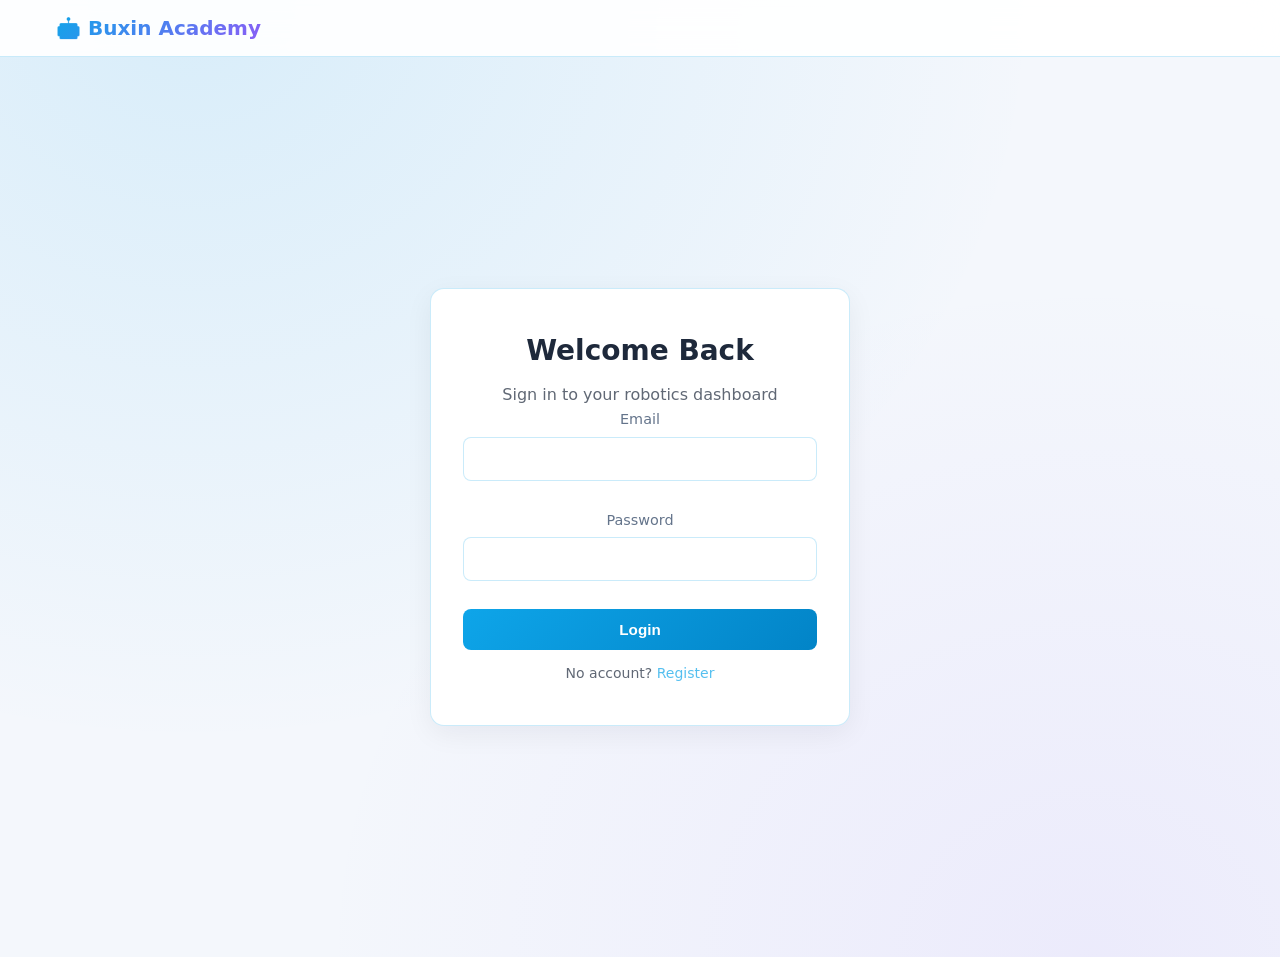
<file: admin-dashboard.html>
<!DOCTYPE html>
<html lang="en" data-theme="light">
<head>
  <meta charset="UTF-8">
  <meta name="viewport" content="width=device-width, initial-scale=1.0">
  <title>Admin | Buxin Academy</title>
  <link rel="stylesheet" href="css/style.css">
  <link rel="stylesheet" href="css/responsive.css">
</head>
<body data-page="admin">
  <nav class="navbar"><div class="container"><span class="logo">🔐 Admin Dashboard</span><a href="#" id="logout-btn" class="btn btn-sm btn-secondary">Logout</a></div></nav>

  <main class="container" style="padding:1.5rem 1rem">
    <section id="class-period-panel" class="glass class-period-panel mb-4" style="padding:1.25rem">
      <div class="class-period-panel__row">
        <div>
          <h2 class="class-period-panel__title">30-day class period</h2>
          <p id="class-period-status-text" class="text-sm opacity-80">Loading…</p>
          <p id="class-period-waiting-text" class="text-sm opacity-70 hidden"></p>
        </div>
        <button type="button" id="start-class-period-btn" class="btn btn-primary btn-lg">
          Start Day 1 for all classes
        </button>
      </div>
    </section>

    <div class="stat-grid mb-4">
      <div class="stat-card glass"><p class="num" id="stat-total-students">0</p><p class="text-sm">Students</p></div>
      <div class="stat-card glass"><p class="num" id="stat-active-students">0</p><p class="text-sm">Active</p></div>
      <div class="stat-card glass"><p class="num" id="stat-pending-payments">0</p><p class="text-sm">Pending Pay</p></div>
      <div class="stat-card glass"><p class="num" id="stat-pending-students">0</p><p class="text-sm">Pending</p></div>
    </div>

    <div class="admin-tabs">
      <button class="active" data-tab="panel-payments">Payments</button>
      <button data-tab="panel-coupons">Coupons</button>
      <button data-tab="panel-students">Students</button>
      <button data-tab="panel-classes">Classes</button>
      <button data-tab="panel-schedules">Schedules</button>
      <button data-tab="panel-community">Community</button>
    </div>

    <section id="panel-payments">
      <div class="flex gap-2 mb-3 flex-wrap">
        <select id="payment-filter" class="input" style="width:auto;margin:0">
          <option value="">All statuses</option>
          <option value="pending">Pending</option>
          <option value="approved">Approved</option>
          <option value="rejected">Rejected</option>
        </select>
        <select id="payment-country-filter" class="input" style="width:auto;margin:0">
          <option value="">All countries</option>
          <option value="GM">Gambia</option>
          <option value="NG">Nigeria</option>
          <option value="GH">Ghana</option>
          <option value="KE">Kenya</option>
        </select>
        <select id="payment-class-filter" class="input" style="width:auto;margin:0">
          <option value="">All classes</option>
          <option value="group">Group only</option>
          <option value="individual">Individual only</option>
        </select>
      </div>
      <div class="table-wrap glass" style="padding:1rem">
        <table>
          <thead>
            <tr>
              <th>Student</th><th>Email</th><th>Class</th><th>Country</th><th>Method</th>
              <th>Receipt</th><th>Status</th><th>Date</th><th>Actions</th>
            </tr>
          </thead>
          <tbody id="payments-table"></tbody>
        </table>
      </div>
    </section>

    <section id="panel-coupons" class="hidden">
      <div class="glass mb-4" style="padding:1.5rem;max-width:520px">
        <h3 class="mb-3">Create coupon</h3>
        <p class="text-sm opacity-70 mb-3">Each code works <strong>once for one class period</strong> (30-day group month or 6-month individual). When that period ends, the student must pay or get a <strong>new</strong> coupon — it is not lifetime access. Group coupons only work at group checkout; individual only at individual.</p>
        <form id="create-coupon-form">
          <div class="form-group">
            <label>Code <span class="opacity-60">(leave blank to auto-generate)</span></label>
            <input name="code" class="input" placeholder="e.g. BUXIN-FREE-2026" style="text-transform:uppercase">
          </div>
          <div class="form-group">
            <label>Class type</label>
            <select name="class_type" class="input" required>
              <option value="group">Group class</option>
              <option value="individual">Individual class</option>
            </select>
          </div>
          <div class="form-group">
            <label>Discount</label>
            <select name="discount_percent" class="input" required>
              <option value="100">100% — Free (full access, no payment)</option>
              <option value="75">75% off</option>
              <option value="50">50% off</option>
              <option value="25">25% off</option>
            </select>
          </div>
          <div class="form-group">
            <label>Notes <span class="opacity-60">(optional)</span></label>
            <input name="notes" class="input" placeholder="Student name or reason">
          </div>
          <button type="submit" class="btn btn-primary btn-block">Create coupon</button>
        </form>
        <p id="coupon-created-banner" class="text-sm mt-3 hidden" style="color:var(--accent)"></p>
      </div>
      <div class="flex gap-2 mb-3 flex-wrap">
        <select id="coupon-filter-status" class="input" style="width:auto;margin:0">
          <option value="">All</option>
          <option value="available">Available</option>
          <option value="used">Used</option>
        </select>
        <select id="coupon-filter-class" class="input" style="width:auto;margin:0">
          <option value="">All classes</option>
          <option value="group">Group</option>
          <option value="individual">Individual</option>
        </select>
      </div>
      <div class="table-wrap glass" style="padding:1rem">
        <table>
          <thead>
            <tr><th>Code</th><th>Class</th><th>Discount</th><th>Status</th><th>Used by</th><th>Created</th></tr>
          </thead>
          <tbody id="coupons-table"></tbody>
        </table>
      </div>
    </section>

    <section id="panel-students" class="hidden">
      <div class="flex gap-2 mb-3 flex-wrap">
        <input type="search" id="student-search" class="input" placeholder="Search students..." style="margin:0;flex:1;min-width:200px">
        <select id="filter-status" class="input" style="width:auto;margin:0">
          <option value="">All</option><option value="pending">Pending</option><option value="active">Active</option><option value="rejected">Rejected</option>
        </select>
        <select id="filter-country" class="input" style="width:auto;margin:0">
          <option value="">All countries</option>
          <option value="GM">GM</option><option value="NG">NG</option><option value="KE">KE</option>
        </select>
        <select id="filter-class" class="input" style="width:auto;margin:0">
          <option value="">All classes</option>
          <option value="group">Group only</option>
          <option value="individual">Individual only</option>
        </select>
        <select id="filter-course" class="input" style="width:auto;margin:0">
          <option value="">All courses</option>
        </select>
      </div>
      <div class="table-wrap glass" style="padding:1rem">
        <table>
          <thead><tr><th>Photo</th><th>Name</th><th>Email</th><th>Country</th><th>Class</th><th>Course</th><th>Status</th><th>Date</th><th>Actions</th></tr></thead>
          <tbody id="students-table"></tbody>
        </table>
      </div>
    </section>

    <section id="panel-classes" class="hidden">
      <div id="admin-classes-list" class="glass mb-4" style="padding:1rem"></div>
      <form id="create-class-form" class="glass" style="padding:1.5rem;max-width:500px">
        <h3 class="mb-3">Schedule Live Class</h3>
        <div class="form-group"><label>Title</label><input name="title" value="Sunday Robotics Class" required></div>
        <div class="form-group"><label>Type</label><select name="class_type"><option value="group">Group</option><option value="individual">Individual</option></select></div>
        <div class="form-group"><label>Date &amp; Time</label><input type="datetime-local" name="scheduled_at"></div>
        <div class="form-group"><label>Google Meet Link</label><input name="meet_link" placeholder="https://meet.google.com/..."></div>
        <div class="form-group"><label>Zoom Link</label><input name="zoom_link" placeholder="https://zoom.us/..."></div>
        <label><input type="checkbox" name="is_live"> Mark as LIVE now</label>
        <button type="submit" class="btn btn-primary btn-block mt-3">Create Class</button>
      </form>
      <form id="announcement-form" class="glass mt-4" style="padding:1.5rem;max-width:500px">
        <h3 class="mb-3">Community Announcement</h3>
        <div class="form-group"><label>Title</label><input name="title"></div>
        <div class="form-group"><label>Message</label><textarea name="message" rows="3"></textarea></div>
        <div class="form-group"><label>Photo (optional)</label><input type="file" name="image" accept="image/*"></div>
        <div class="form-group"><label>Meet Link</label><input name="meet_link"></div>
        <div class="form-group"><label>Zoom Link</label><input name="zoom_link"></div>
        <button type="submit" class="btn btn-secondary btn-block">Post to Community</button>
      </form>
    </section>

    <section id="panel-community" class="hidden">
      <form id="admin-post-form" class="glass" style="padding:1.5rem;max-width:520px;margin-bottom:1.5rem">
        <h3 class="mb-3">New community post</h3>
        <div class="form-group"><label>Message</label><textarea name="content" rows="3" placeholder="Share an update or paste a YouTube link…"></textarea></div>
        <div class="form-group"><label>Photo (optional)</label><input type="file" name="image" accept="image/*"></div>
        <div class="form-group"><label>Google Meet</label><input name="meet_link" placeholder="https://meet.google.com/..."></div>
        <div class="form-group"><label>Zoom</label><input name="zoom_link" placeholder="https://zoom.us/..."></div>
        <label class="text-sm"><input type="checkbox" name="is_pinned" checked> Pin to top</label>
        <label class="text-sm" style="margin-left:1rem"><input type="checkbox" name="is_announcement"> Announcement</label>
        <button type="submit" class="btn btn-primary btn-block mt-3">Publish</button>
      </form>
      <div class="glass" style="padding:1rem">
        <div class="flex gap-2 mb-3 flex-wrap" style="align-items:center;justify-content:space-between">
          <h3 class="mb-0">All posts <span id="admin-community-count" class="opacity-70 text-sm"></span></h3>
          <button type="button" id="admin-community-refresh" class="btn btn-sm btn-secondary">Refresh</button>
        </div>
        <p class="text-sm opacity-70 mb-3">Same feed students see on Community. Pin, edit, or delete any post.</p>
        <div id="admin-community-feed"></div>
      </div>
    </section>

    <section id="panel-schedules" class="hidden">
      <p class="opacity-70 mb-3 text-sm">Individual class slots (Mon–Sat, 10 AM–10 PM IST) sync automatically on server deploy. Use the form below only for extra slots.</p>
      <form id="schedule-form" class="glass" style="padding:1.5rem;max-width:400px">
        <h3 class="mb-3">Add extra time slot</h3>
        <div class="form-group"><label>Day</label>
          <select name="day">
            <option>Monday</option><option>Tuesday</option><option>Wednesday</option>
            <option>Thursday</option><option>Friday</option><option>Saturday</option>
          </select>
        </div>
        <div class="form-group"><label>Time</label><input name="time" placeholder="6:00 PM" required></div>
        <button type="submit" class="btn btn-primary btn-block">Add Slot</button>
      </form>
    </section>
  </main>

  <div id="student-view-modal" class="modal-backdrop hidden" role="dialog" aria-modal="true" aria-labelledby="student-view-title">
    <div class="modal-panel glass">
      <div class="modal-head"><h3 id="student-view-title">Student details</h3><button type="button" class="btn btn-sm btn-secondary" id="student-view-close">Close</button></div>
      <div id="student-view-body" class="modal-body text-sm"></div>
    </div>
  </div>

  <div id="student-edit-modal" class="modal-backdrop hidden" role="dialog" aria-modal="true">
    <div class="modal-panel glass">
      <div class="modal-head"><h3>Edit student</h3><button type="button" class="btn btn-sm btn-secondary" id="student-edit-close">Close</button></div>
      <form id="student-edit-form" class="modal-body">
        <input type="hidden" name="id" id="edit-student-id">
        <div class="form-group"><label>Email</label><input id="edit-email" type="email" readonly class="input opacity-70"></div>
        <div class="form-group"><label>Full name</label><input name="full_name" id="edit-full_name" required class="input"></div>
        <div class="form-group"><label>Phone</label><input name="phone" id="edit-phone" class="input"></div>
        <div class="form-group"><label>City</label><input name="city" id="edit-city" class="input"></div>
        <div class="form-group"><label>Country code</label><input name="country_code" id="edit-country_code" maxlength="5" class="input" placeholder="GM"></div>
        <div class="form-group"><label>Class</label><select name="class_type" id="edit-class_type" class="input"><option value="group">Group</option><option value="individual">Individual</option></select></div>
        <div id="edit-course-wrap" class="form-group hidden">
          <label>6-month course</label>
          <select name="selected_course" id="edit-selected_course" class="input"></select>
        </div>
        <div class="form-group"><label>Experience</label><input name="experience_level" id="edit-experience_level" class="input"></div>
        <div class="form-group"><label>Learning goals</label><textarea name="learning_goals" id="edit-learning_goals" rows="2" class="input"></textarea></div>
        <div class="form-group"><label>Status</label><select name="status" id="edit-status" class="input"><option value="pending">pending</option><option value="active">active</option><option value="rejected">rejected</option></select></div>
        <div class="form-group"><label>New password <span class="opacity-60">(optional)</span></label><input name="new_password" id="edit-new_password" type="password" class="input" autocomplete="new-password" placeholder="Leave blank to keep current"></div>
        <button type="submit" class="btn btn-primary btn-block">Save changes</button>
      </form>
    </div>
  </div>

  <script src="js/config.js"></script>
  <script src="js/app.js"></script>
  <script src="js/auth.js"></script>
  <script src="js/courses.js"></script>
  <script src="js/admin.js"></script>
</body>
</html>
</file>
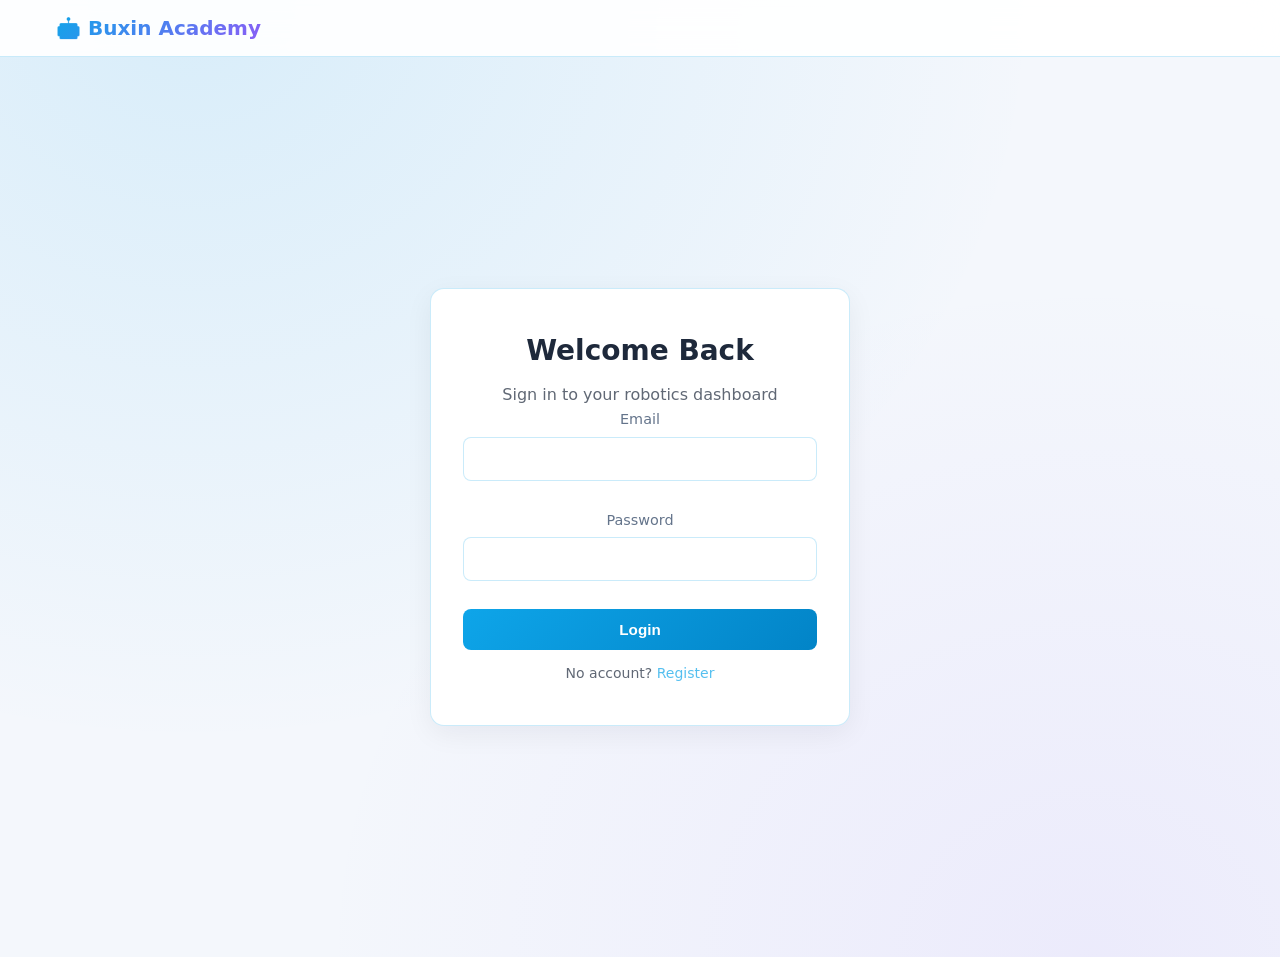
<file: community.html>
<!DOCTYPE html>
<html lang="en" data-theme="light">
<head>
  <meta charset="UTF-8">
  <meta name="viewport" content="width=device-width, initial-scale=1.0">
  <title>Community | Buxin Academy</title>
  <link rel="stylesheet" href="css/style.css">
  <link rel="stylesheet" href="css/responsive.css">
  <script src="js/config.js"></script>
  <script src="https://cdn.socket.io/4.7.5/socket.io.min.js" defer></script>
</head>
<body data-page="community">
  <nav class="navbar student-navbar">
    <div class="container navbar-inner">
      <a href="dashboard.html" class="logo">🤖 Buxin Academy</a>
      <div class="student-nav-wrap">
        <button type="button" id="student-nav-toggle" class="btn btn-sm btn-secondary student-nav-toggle" aria-expanded="false" aria-controls="student-nav-menu">Menu</button>
        <div id="student-nav-menu" class="student-nav-menu">
          <a href="community.html" data-nav="community">Community</a>
          <a href="payment.html" data-nav="payment">Payment</a>
          <a href="#" id="student-nav-logout">Logout</a>
        </div>
      </div>
    </div>
  </nav>

  <main class="container" style="padding:1.5rem 1rem;max-width:680px">
    <h1>Robotics Community</h1>
    <p class="opacity-70 mb-4">Share projects, discuss ideas, grow together</p>

    <form id="post-form" class="glass" style="padding:1rem;margin-bottom:1.5rem">
      <textarea id="post-content" class="input" rows="3" placeholder="Write a message, paste a YouTube link, or add a photo…"></textarea>
      <div id="post-video-preview" class="post-video-preview hidden" aria-hidden="true"></div>
      <div class="form-group mt-2">
        <label class="text-sm opacity-70">Photos (optional, up to 5)</label>
        <input type="file" id="post-image" accept="image/*" multiple class="input">
        <div id="post-images-preview" class="post-images-preview hidden" aria-hidden="true"></div>
      </div>
      <button type="submit" class="btn btn-primary mt-2" id="post-submit-btn">Post</button>
    </form>

    <div id="community-feed"></div>
  </main>

  <script src="js/config.js"></script>
  <script src="js/app.js"></script>
  <script src="js/auth.js"></script>
  <script src="js/community.js"></script>
</body>
</html>
</file>
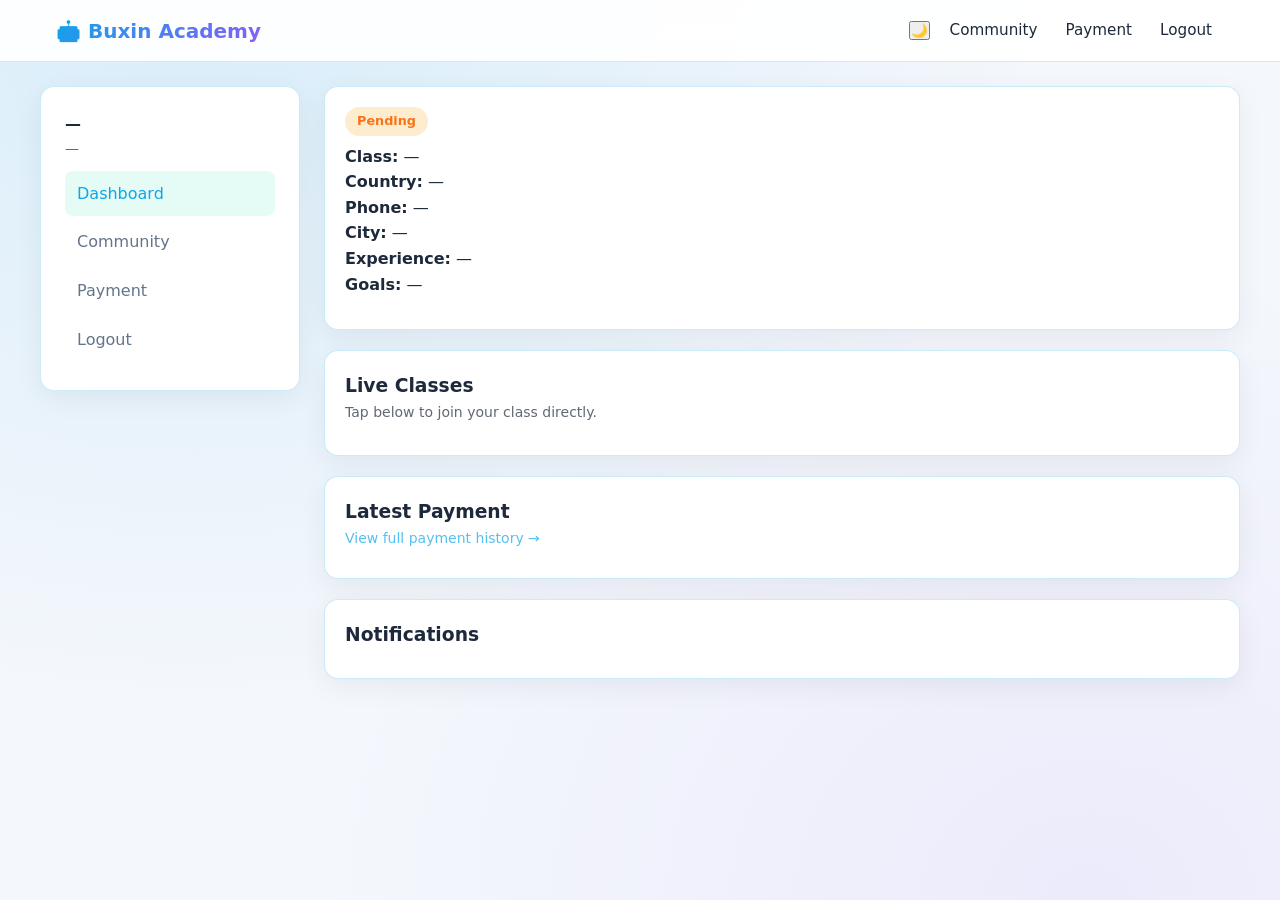
<file: dashboard.html>
<!DOCTYPE html>
<html lang="en" data-theme="light">
<head>
  <meta charset="UTF-8">
  <meta name="viewport" content="width=device-width, initial-scale=1.0">
  <title>Dashboard | Buxin Academy</title>
  <link rel="stylesheet" href="css/style.css">
  <link rel="stylesheet" href="css/responsive.css">
  <script src="js/config.js"></script>
  <script src="https://cdn.socket.io/4.7.5/socket.io.min.js" defer></script>
</head>
<body data-page="dashboard">
  <nav class="navbar student-navbar">
    <div class="container navbar-inner">
      <a href="dashboard.html" class="logo">🤖 Buxin Academy</a>
      <div class="nav-actions">
        <button id="theme-toggle" type="button" aria-label="Toggle theme">🌙</button>
        <div class="student-nav-wrap">
          <button type="button" id="student-nav-toggle" class="btn btn-sm btn-secondary student-nav-toggle" aria-expanded="false" aria-controls="student-nav-menu">Menu</button>
          <div id="student-nav-menu" class="student-nav-menu">
            <a href="community.html" data-nav="community">Community</a>
            <a href="payment.html" data-nav="payment">Payment</a>
            <a href="#" id="student-nav-logout">Logout</a>
          </div>
        </div>
      </div>
    </div>
  </nav>

  <div class="container dashboard-layout">
    <aside class="sidebar glass">
      <img id="user-avatar" class="hidden" style="width:64px;height:64px;border-radius:50%;margin-bottom:1rem" alt="">
      <p><strong id="user-name">—</strong></p>
      <p class="text-sm opacity-70" id="user-email">—</p>
      <ul class="sidebar-nav sidebar-nav--desktop mt-3">
        <li><a href="dashboard.html" class="active">Dashboard</a></li>
        <li><a href="community.html">Community</a></li>
        <li><a href="payment.html">Payment</a></li>
        <li><a href="#" id="logout-btn-side">Logout</a></li>
      </ul>
    </aside>

    <main class="dashboard-main">
      <div class="glass" style="padding:1.25rem">
        <span class="status-badge status-pending" id="user-status">pending</span>
        <p class="mt-2"><strong>Class:</strong> <span id="user-class">—</span></p>
        <p id="user-course-row" class="hidden"><strong>Course:</strong> <span id="user-course">—</span> <span class="opacity-70 text-sm">(6 months)</span></p>
        <p><strong>Country:</strong> <span id="user-country">—</span></p>
        <section id="subscription-card" class="subscription-card hidden" aria-live="polite">
          <h3 id="subscription-card-title" class="subscription-card__title">Subscription</h3>
          <p id="subscription-day-label" class="subscription-card__day">Day 1 of 30</p>
          <div class="subscription-progress" role="progressbar" aria-valuemin="1" aria-valuemax="30">
            <div id="subscription-progress-fill" class="subscription-progress__fill"></div>
          </div>
          <p id="subscription-awaiting-msg" class="subscription-card__detail text-sm hidden"></p>
          <p id="subscription-status" class="subscription-card__detail text-sm opacity-70"></p>
          <p id="subscription-expiry-warning" class="subscription-card__warning hidden"></p>
          <a id="subscription-renew-link" href="payment.html" class="btn btn-sm btn-secondary mt-2 hidden">Renew early</a>
        </section>
        <p><strong>Phone:</strong> <span id="user-phone">—</span></p>
        <p><strong>City:</strong> <span id="user-city">—</span></p>
        <p><strong>Experience:</strong> <span id="user-experience">—</span></p>
        <p><strong>Goals:</strong> <span id="user-goals">—</span></p>
        <p id="class-countdown" class="mt-3 text-sm"></p>
      </div>

      <div class="glass" style="padding:1.25rem">
        <h3>Live Classes</h3>
        <p class="text-sm opacity-70">Tap below to join your class directly.</p>
        <div id="class-links" class="mt-3"></div>
      </div>

      <div id="schedule-info" class="glass hidden" style="padding:1.25rem">
        <h3>Your class times (IST)</h3>
        <p class="text-sm opacity-70">2 hours per week · 1 hour per session</p>
        <div id="schedule-info-list" class="mt-2"></div>
      </div>

      <div class="glass" style="padding:1.25rem">
        <h3>Latest Payment</h3>
        <p class="text-sm opacity-70 mb-2"><a href="payment.html">View full payment history →</a></p>
        <div id="payment-status-card" class="mt-2"></div>
      </div>

      <div class="glass" style="padding:1.25rem">
        <h3>Notifications</h3>
        <div id="notifications-list" class="mt-2"></div>
      </div>
    </main>
  </div>

  <script src="js/config.js"></script>
  <script src="js/app.js"></script>
  <script src="js/auth.js"></script>
  <script src="js/payments.js"></script>
  <script src="js/dashboard.js"></script>
  <script>document.getElementById('logout-btn-side')?.addEventListener('click', (e) => { e.preventDefault(); Auth.logout(); });</script>
</body>
</html>
</file>
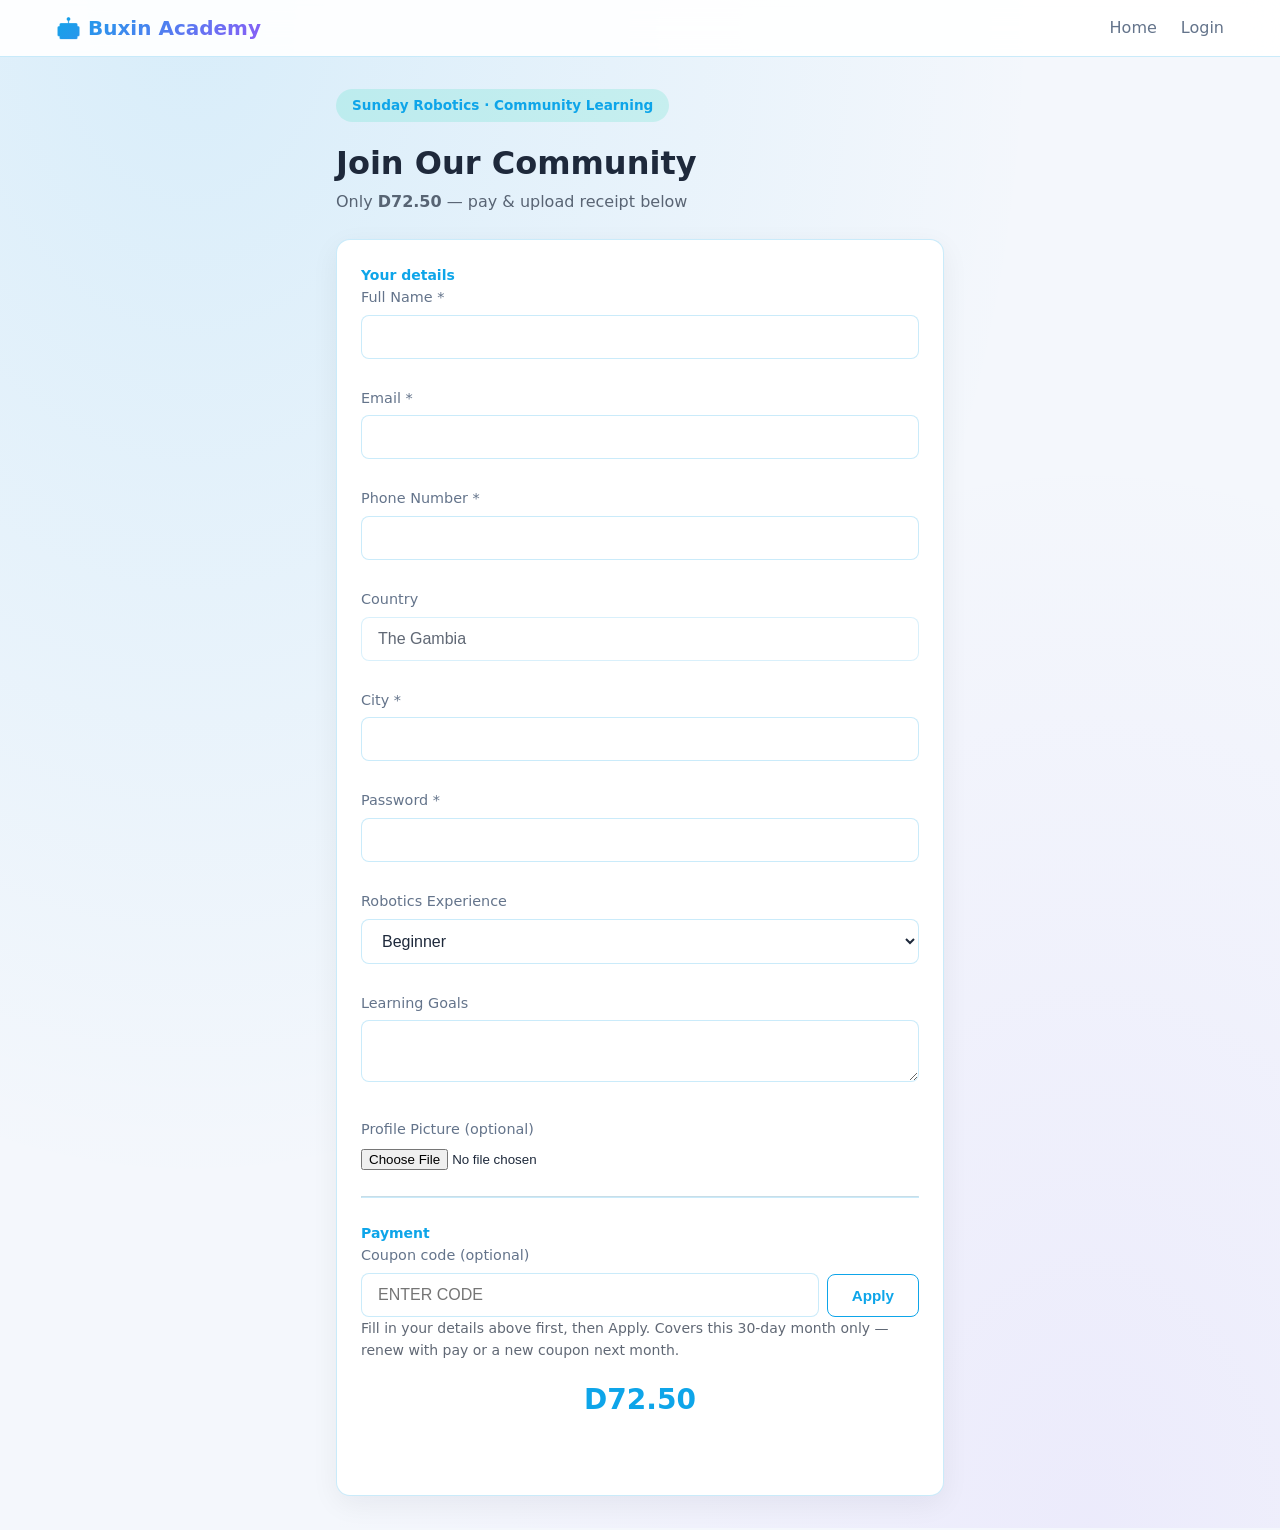
<file: group-class.html>
<!DOCTYPE html>
<html lang="en" data-theme="light">
<head>
  <meta charset="UTF-8">
  <meta name="viewport" content="width=device-width, initial-scale=1.0">
  <title>Group Class | Buxin Academy</title>
  <link rel="stylesheet" href="css/style.css">
  <link rel="stylesheet" href="css/responsive.css">
</head>
<body>
  <nav class="navbar">
    <div class="container">
      <a href="home.html" class="logo">🤖 Buxin Academy</a>
      <div class="nav-links">
        <a href="home.html" class="nav-guest-only">Home</a>
        <a href="login.html" class="nav-guest-only">Login</a>
        <a href="dashboard.html" class="nav-student-only hidden" data-student-home>My account</a>
      </div>
      <button id="menu-toggle">☰</button>
    </div>
    <div id="mobile-nav" class="container">
      <a href="home.html" class="nav-guest-only">Home</a>
      <a href="login.html" class="nav-guest-only">Login</a>
      <a href="dashboard.html" class="nav-student-only hidden" data-student-home>My account</a>
    </div>
  </nav>

  <main class="container" style="padding:2rem 1rem;max-width:640px">
    <span class="hero-badge">Sunday Robotics · Community Learning</span>
    <h1>Join Our Community</h1>
    <p class="opacity-70 mb-2">Only <strong data-price-group>D72.50</strong> — pay &amp; upload receipt below</p>

    <form id="group-register-form" class="glass" style="padding:1.5rem;margin-top:1.5rem">
      <h2 class="text-sm mb-3" style="color:var(--primary)">Your details</h2>
      <div class="form-group"><label>Full Name *</label><input type="text" name="full_name" required></div>
      <div class="form-group"><label>Email *</label><input type="email" name="email" required></div>
      <div class="form-group"><label>Phone Number *</label><input type="tel" name="phone" required></div>
      <div class="form-group"><label>Country</label><input type="text" id="country-display" readonly class="opacity-70"></div>
      <div class="form-group"><label>City *</label><input type="text" name="city" required></div>
      <div class="form-group"><label>Password *</label><input type="password" name="password" required minlength="6"></div>
      <div class="form-group">
        <label>Robotics Experience</label>
        <select name="experience_level">
          <option>Beginner</option>
          <option>Intermediate</option>
          <option>Advanced</option>
        </select>
      </div>
      <div class="form-group"><label>Learning Goals</label><textarea name="learning_goals" rows="2"></textarea></div>
      <div class="form-group"><label>Profile Picture (optional)</label><input type="file" accept="image/*" id="profile-file"></div>

      <hr style="border-color:var(--border);margin:1.5rem 0">

      <h2 class="text-sm mb-3" style="color:var(--primary)">Payment</h2>
      <div class="form-group">
        <label>Coupon code (optional)</label>
        <div class="flex gap-2 flex-wrap" style="align-items:flex-end">
          <input type="text" id="coupon-code" class="input" placeholder="Enter code" style="flex:1;min-width:140px;margin:0;text-transform:uppercase" autocomplete="off">
          <button type="button" id="apply-coupon-btn" class="btn btn-secondary">Apply</button>
        </div>
        <p class="text-sm opacity-70 mt-1">Fill in your details above first, then Apply. Covers this 30-day month only — renew with pay or a new coupon next month.</p>
        <p id="coupon-hint" class="text-sm opacity-70 mt-1 hidden"></p>
      </div>
      <p class="payment-amount" id="payment-amount" data-price-group style="font-size:1.75rem;margin-bottom:0.25rem">D72.50</p>
      <p id="payment-original-amount" class="text-sm opacity-60 hidden" style="text-decoration:line-through"></p>
      <p id="payment-discount-note" class="text-sm hidden mb-2" style="color:var(--accent)"></p>
      <div id="payment-methods" class="payment-methods"></div>
      <div id="payment-details-panel" class="payment-details-panel hidden"></div>
      <div id="manual-receipt-block" class="hidden">
        <div class="form-group">
          <label>Upload payment receipt (bank / transfer only)</label>
          <input type="file" id="receipt-file" accept="image/*" capture="environment">
          <img id="receipt-preview" class="hidden receipt-thumb mt-2" alt="Receipt preview">
        </div>
        <button type="submit" id="submit-btn" class="btn btn-primary btn-block btn-lg">Register &amp; submit receipt</button>
      </div>
      <p id="form-status" class="text-sm text-center mt-2 opacity-70"></p>
    </form>
  </main>

  <script src="js/config.js"></script>
  <script src="js/app.js"></script>
  <script src="js/auth.js"></script>
  <script src="js/modempay.js"></script>
  <script src="js/paypal.js"></script>
  <script src="js/payments.js"></script>
  <script>
    if (!localStorage.getItem('buxinev_country')) location.href = 'index.html';
    document.getElementById('country-display').value = BuxinEV.getCountry().name;
    BuxinEV.updatePriceElements();
    async function ensureRegisteredForPay() {
      const form = document.getElementById('group-register-form');
      const fd = new FormData(form);
      const email = String(fd.get('email') || '').toLowerCase().trim();
      if (!fd.get('full_name') || !email || !fd.get('password') || !fd.get('phone') || !fd.get('city')) {
        throw { error: 'Fill in all required fields above before paying.' };
      }
      const sessionUser = Auth.getUser();
      if (Auth.isLoggedIn() && sessionUser?.email?.toLowerCase() !== email) Auth.clearSession();
      if (!Auth.isLoggedIn()) {
        const pf = document.getElementById('profile-file').files[0];
        const profile_picture_base64 = pf ? await BuxinEV.compressImageFile(pf) : null;
        const payload = {
          full_name: fd.get('full_name'), email, phone: fd.get('phone'),
          city: fd.get('city'), password: fd.get('password'),
          ...BuxinEV.getRegistrationCountry(), class_type: 'group',
          experience_level: fd.get('experience_level'),
          learning_goals: fd.get('learning_goals'),
          profile_picture_base64,
        };
        try {
          await Auth.register(payload);
        } catch (err) {
          if (err.status === 409) {
            await Auth.login(email, fd.get('password'));
          } else {
            throw err;
          }
        }
      }
    }

    void Payments.renderPaymentMethods(document.getElementById('payment-methods'), 'group', {
      beforeAuth: ensureRegisteredForPay,
    });
    Payments.bindCouponUI('group', { beforeAuth: ensureRegisteredForPay });

    let receiptFile = null;
    document.getElementById('receipt-file').addEventListener('change', (e) => {
      receiptFile = e.target.files?.[0] || null;
      const preview = document.getElementById('receipt-preview');
      if (receiptFile && preview) {
        preview.src = URL.createObjectURL(receiptFile);
        preview.classList.remove('hidden');
      }
    });

    let submitting = false;
    document.getElementById('group-register-form').addEventListener('submit', async (e) => {
      e.preventDefault();
      if (submitting) return;
      const fd = new FormData(e.target);
      const email = String(fd.get('email') || '').toLowerCase().trim();
      const btn = document.getElementById('submit-btn');
      const status = document.getElementById('form-status');
      const method = Payments.getSelectedMethod()
        || document.querySelector('input[name=payment_method]:checked')?.value;
      const receipt = receiptFile || document.getElementById('receipt-file').files?.[0];

      if (Payments._selectedTier === 'paypal' || BuxinPayPal.isPayPalMethod(method)) {
        try {
          await ensureRegisteredForPay();
          await BuxinPayPal.selectTier('group', { beforeAuth: ensureRegisteredForPay });
        } catch (err) {
          if (!err?.cancelled) BuxinEV.showToast(err.error || err.message || 'PayPal unavailable', 'error');
        }
        return;
      }

      if (Payments.isWalletTier() || BuxinModemPay.isInstantMethod(method)) {
        try {
          await ensureRegisteredForPay();
          await Payments.handleInstantPay('group', method || BuxinModemPay.WALLET_METHOD, btn);
        } catch (err) {
          if (!err?.cancelled) BuxinEV.showToast(err.error || err.message || 'Payment failed', 'error');
          submitting = false;
          btn.disabled = false;
          status.textContent = '';
        }
        return;
      }

      if (!method) { BuxinEV.showToast('Select a payment method above', 'error'); return; }

      submitting = true;
      btn.disabled = true;
      status.textContent = 'Please wait…';

      try {
        await ensureRegisteredForPay();
        const couponCode = document.getElementById('coupon-code')?.value?.trim();
        if (couponCode) {
          await Payments.applyCoupon('group');
          const user = Auth.getUser();
          if (user?.status === 'active' && Auth.hasPaidAccess(user) && !Auth.needsRenewal(user)) {
            BuxinEV.showToast('Registered with coupon — welcome!', 'success');
            status.textContent = 'Redirecting…';
            setTimeout(() => { window.location.replace('dashboard.html'); }, 800);
            return;
          }
        }
        if (!receipt?.size) {
          BuxinEV.showToast('Upload your payment receipt', 'error');
          submitting = false;
          btn.disabled = false;
          status.textContent = '';
          return;
        }
        const payResult = await Payments.submitWithReceipt('group', method, receipt);
        if (payResult?.upload_warning) {
          BuxinEV.showToast('Registered. Admin may ask for a clearer receipt if needed.', 'info');
        }
        BuxinEV.showToast('Submitted! Waiting for admin approval.', 'success');
        status.textContent = 'Redirecting…';
        setTimeout(() => { window.location.replace('waiting-approval.html'); }, 800);
      } catch (err) {
        submitting = false;
        btn.disabled = false;
        status.textContent = '';
        if (Auth.isAuthError(err)) {
          Auth.clearSession();
          BuxinEV.showToast('Session expired — submit the form again.', 'error');
        } else if (!Auth.handleRegisterError(err, email, 'group')) {
          const msg = err.error || err.message || 'Submission failed';
          BuxinEV.showToast(msg, 'error');
        }
      }
    });
  </script>
</body>
</html>
</file>
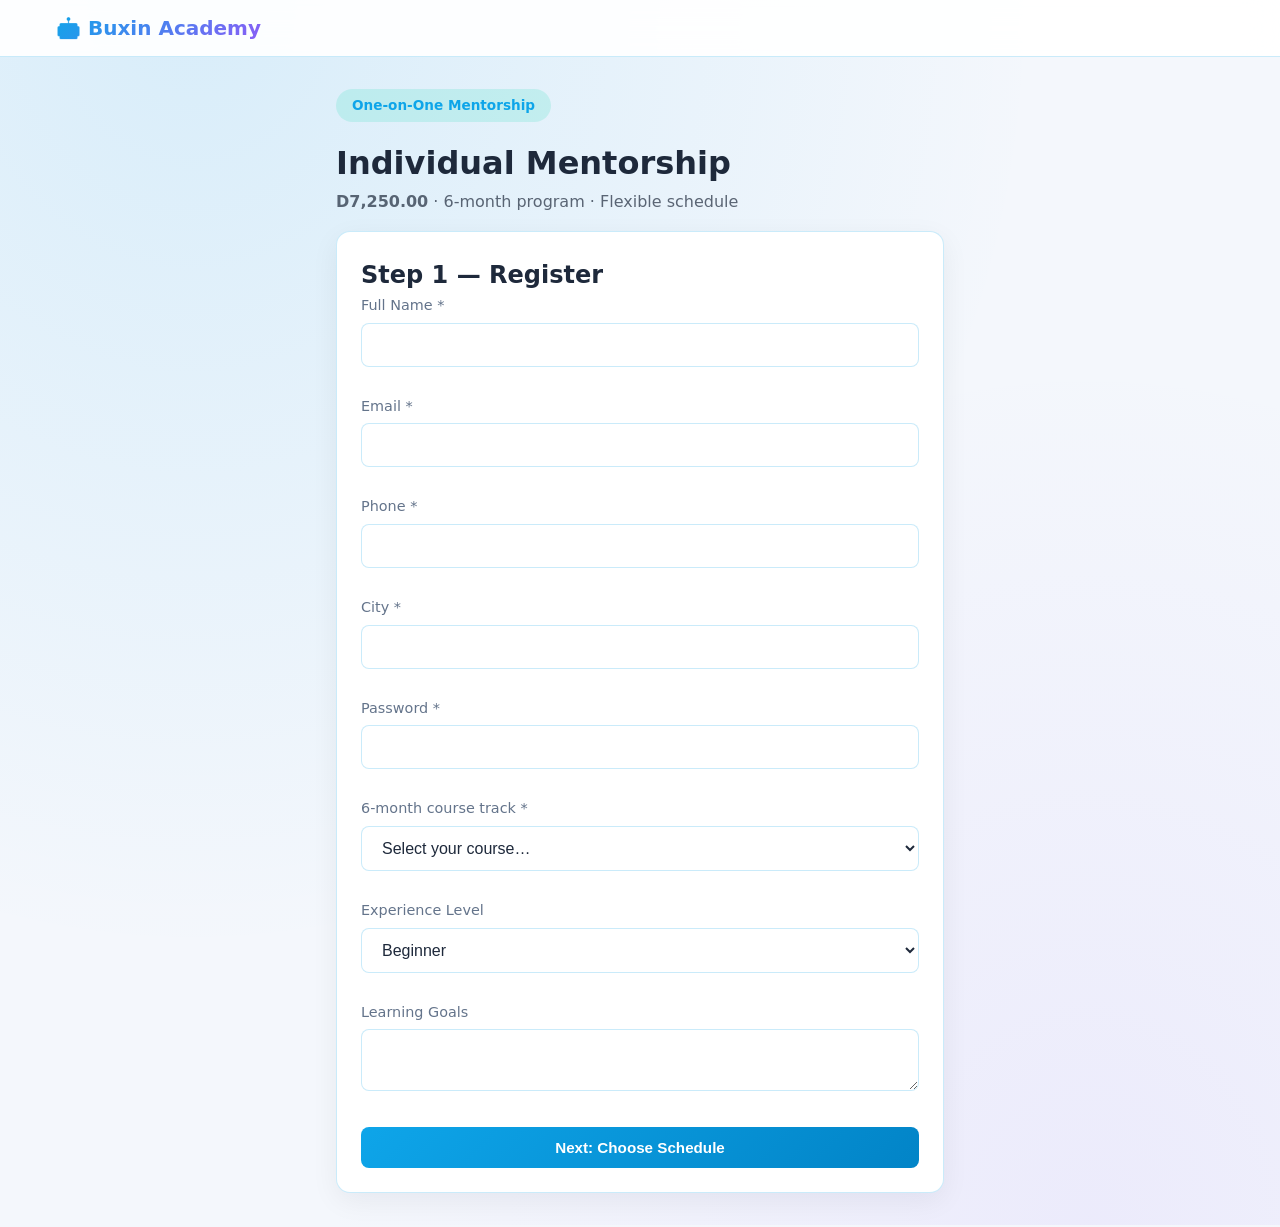
<file: individual-class.html>
<!DOCTYPE html>
<html lang="en" data-theme="light">
<head>
  <meta charset="UTF-8">
  <meta name="viewport" content="width=device-width, initial-scale=1.0">
  <title>Individual Mentorship | Buxin Academy</title>
  <link rel="stylesheet" href="css/style.css">
  <link rel="stylesheet" href="css/responsive.css">
</head>
<body>
  <nav class="navbar"><div class="container"><a href="home.html" class="logo">🤖 Buxin Academy</a></div></nav>

  <main class="container" style="padding:2rem 1rem;max-width:640px">
    <span class="hero-badge">One-on-One Mentorship</span>
    <h1>Individual Mentorship</h1>
    <p class="opacity-70 mb-2"><strong data-price-individual>D7,250.00</strong> · 6-month program · Flexible schedule</p>

    <section id="register-section" class="glass" style="padding:1.5rem;margin-top:1rem">
      <h2 class="mb-4">Step 1 — Register</h2>
      <form id="individual-register-form">
        <div class="form-group"><label>Full Name *</label><input type="text" name="full_name" required></div>
        <div class="form-group"><label>Email *</label><input type="email" name="email" required></div>
        <div class="form-group"><label>Phone *</label><input type="tel" name="phone" required></div>
        <div class="form-group"><label>City *</label><input type="text" name="city" required></div>
        <div class="form-group"><label>Password *</label><input type="password" name="password" required minlength="6"></div>
        <div class="form-group">
          <label>6-month course track *</label>
          <select name="selected_course" id="register-course" required>
            <option value="">Loading courses…</option>
          </select>
        </div>
        <div class="form-group">
          <label>Experience Level</label>
          <select name="experience_level"><option>Beginner</option><option>Intermediate</option><option>Advanced</option></select>
        </div>
        <div class="form-group"><label>Learning Goals</label><textarea name="learning_goals" rows="2"></textarea></div>
        <button type="submit" class="btn btn-primary btn-block">Next: Choose Schedule</button>
      </form>
    </section>

    <section id="schedule-section" class="glass hidden" style="padding:1.5rem;margin-top:1rem">
      <div id="schedule-course-wrap" class="form-group hidden">
        <label>6-month course track *</label>
        <select id="schedule-course-select"></select>
        <p class="text-sm opacity-70 mt-1">Choose the program you will follow for six months.</p>
      </div>
      <h2>Step 2 — Pick your 2 weekly class times (IST)</h2>
      <div id="schedule-rules" class="schedule-rules mb-3"></div>
      <p id="schedule-selection-hint" class="text-sm mb-3">Selected 0 of 2 required slots</p>
      <div id="schedule-slots" class="schedule-slots-by-day"></div>
      <button id="schedule-continue" class="btn btn-primary btn-block mt-3" disabled>Continue to Payment</button>
    </section>
  </main>

  <script src="js/config.js"></script>
  <script src="js/app.js"></script>
  <script src="js/auth.js"></script>
  <script src="js/courses.js"></script>
  <script src="js/schedule.js"></script>
  <script>
    if (!localStorage.getItem('buxinev_country')) location.href = 'index.html';
    void Courses.load().then(() => {
      Courses.fillSelect(document.getElementById('register-course'));
    });
    async function prepareScheduleStep() {
      document.getElementById('register-section').classList.add('hidden');
      document.getElementById('schedule-section').classList.remove('hidden');
      await Courses.load();
      const user = Auth.getUser();
      const wrap = document.getElementById('schedule-course-wrap');
      const sel = document.getElementById('schedule-course-select');
      if (user && !user.selected_course && wrap && sel) {
        wrap.classList.remove('hidden');
        Courses.fillSelect(sel);
      } else if (wrap) {
        wrap.classList.add('hidden');
      }
      SchedulePicker.init();
    }
    const params = new URLSearchParams(location.search);
    if (params.get('step') === 'schedule' && Auth.isLoggedIn()) {
      void prepareScheduleStep();
    }
    document.getElementById('individual-register-form').addEventListener('submit', async (e) => {
      e.preventDefault();
      const fd = new FormData(e.target);
      const btn = e.target.querySelector('[type=submit]');
      btn.disabled = true;
      const email = fd.get('email');
      try {
        await Auth.register({
          full_name: fd.get('full_name'), email, phone: fd.get('phone'),
          city: fd.get('city'), password: fd.get('password'),
          ...BuxinEV.getRegistrationCountry(), class_type: 'individual',
          selected_course: fd.get('selected_course'),
          experience_level: fd.get('experience_level'), learning_goals: fd.get('learning_goals'),
        });
        await prepareScheduleStep();
      } catch (err) {
        if (!Auth.handleRegisterError(err, email, 'individual')) {
          BuxinEV.showToast(err.error || 'Failed', 'error');
        }
      }
      finally { btn.disabled = false; }
    });
    document.getElementById('schedule-continue').addEventListener('click', async () => {
      if (!Auth.isLoggedIn()) { location.href = 'individual-class.html'; return; }
      const wrap = document.getElementById('schedule-course-wrap');
      const sel = document.getElementById('schedule-course-select');
      if (wrap && !wrap.classList.contains('hidden') && sel?.value) {
        try {
          const { user } = await BuxinEV.api('/api/auth/me', {
            method: 'PATCH',
            body: JSON.stringify({ selected_course: sel.value }),
          });
          Auth.setUser(user);
        } catch (err) {
          BuxinEV.showToast(err.error || 'Please select your course', 'error');
          return;
        }
      } else if (wrap && !wrap.classList.contains('hidden') && !sel?.value) {
        BuxinEV.showToast('Please select your 6-month course track', 'error');
        return;
      }
      const user = Auth.getUser();
      if (!user?.selected_course) {
        BuxinEV.showToast('Please select your 6-month course track', 'error');
        return;
      }
      const ok = await SchedulePicker.saveSelections();
      if (ok) location.href = 'payment.html?type=individual';
    });
  </script>
</body>
</html>
</file>
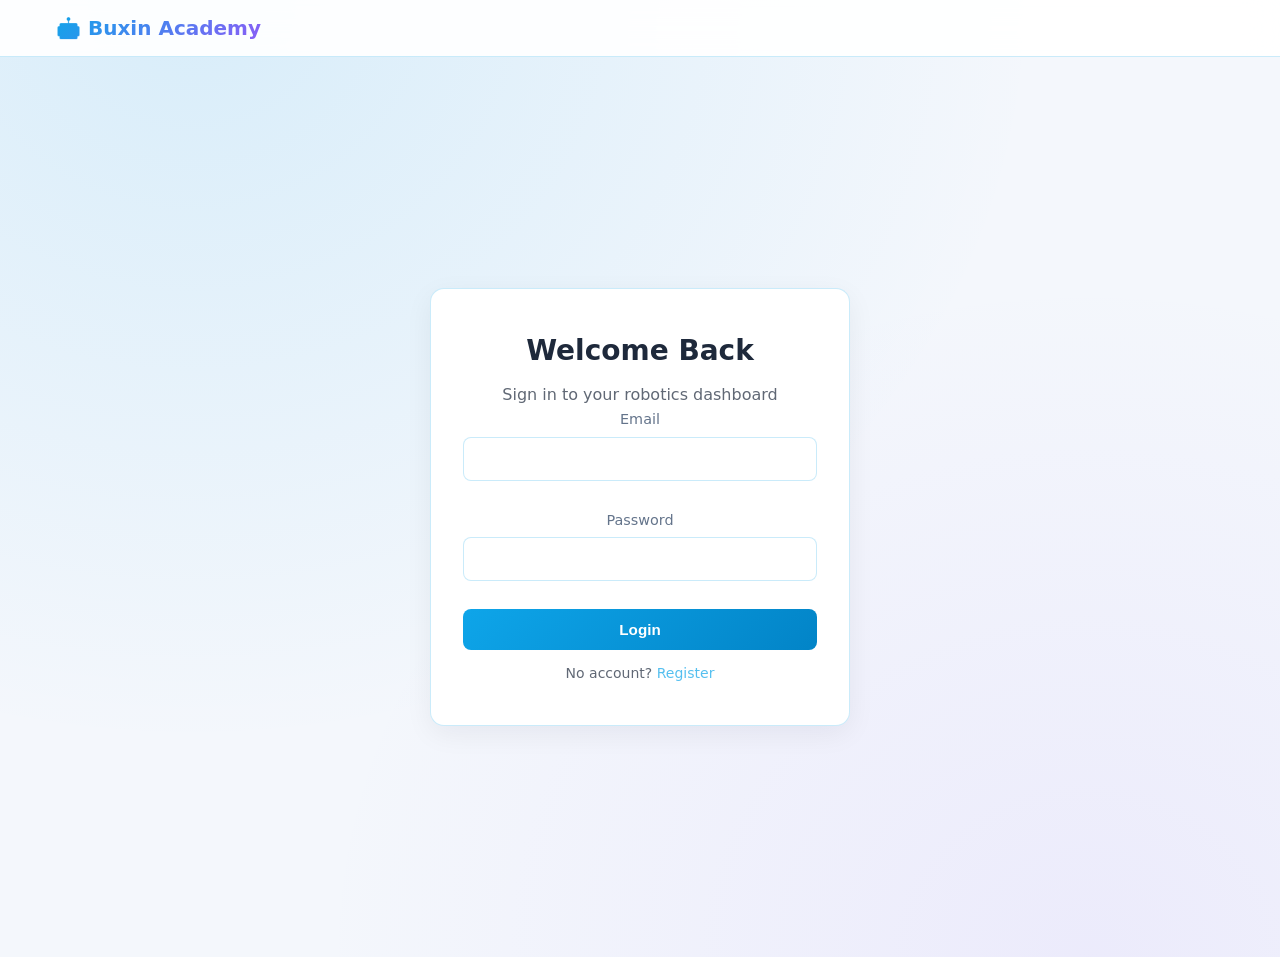
<file: login.html>
<!DOCTYPE html>
<html lang="en" data-theme="light">
<head>
  <meta charset="UTF-8">
  <meta name="viewport" content="width=device-width, initial-scale=1.0">
  <title>Login | Buxin Academy</title>
  <link rel="stylesheet" href="css/style.css">
  <link rel="stylesheet" href="css/responsive.css">
  <script src="js/config.js"></script>
</head>
<body>
  <nav class="navbar"><div class="container"><a href="home.html" class="logo">🤖 Buxin Academy</a></div></nav>
  <main class="country-gate">
    <div class="country-card glass" style="max-width:420px">
      <h1>Welcome Back</h1>
      <p class="opacity-70 mb-4">Sign in to your robotics dashboard</p>
      <form id="login-form">
        <div class="form-group"><label>Email</label><input type="email" id="email" required autocomplete="email"></div>
        <div class="form-group"><label>Password</label><input type="password" id="password" required autocomplete="current-password"></div>
        <button type="submit" class="btn btn-primary btn-block">Login</button>
      </form>
      <p class="mt-3 text-sm opacity-70">No account? <a href="register.html">Register</a></p>
    </div>
  </main>
  <script src="js/config.js"></script>
  <script src="js/app.js"></script>
  <script src="js/auth.js"></script>
  <script>if (!localStorage.getItem('buxinev_country')) location.href = 'index.html';</script>
</body>
</html>
</file>
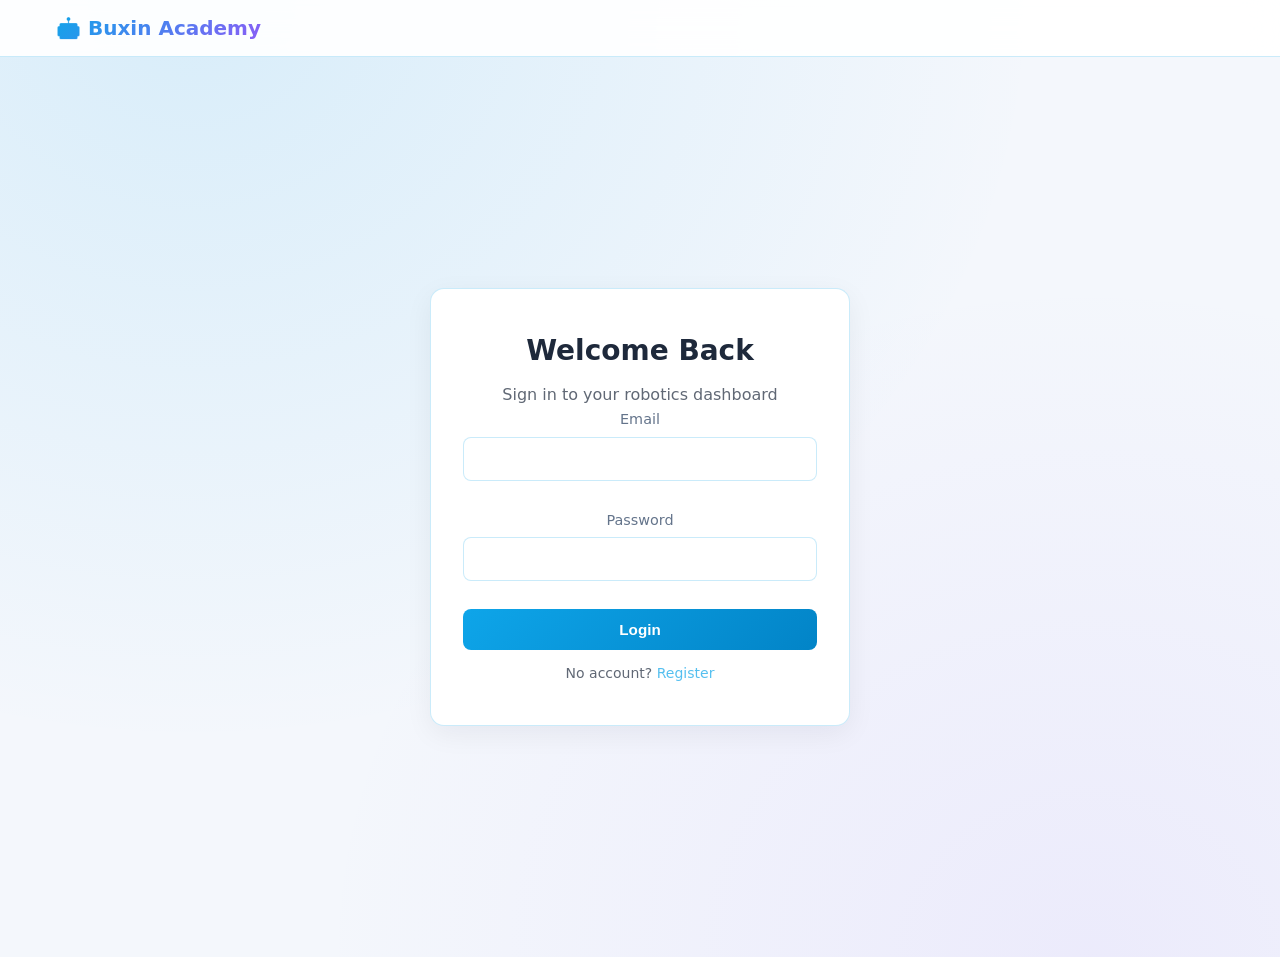
<file: payment-success.html>
<!DOCTYPE html>

<html lang="en" data-theme="light">

<head>

  <meta charset="UTF-8">

  <meta name="viewport" content="width=device-width, initial-scale=1.0">

  <title>Payment successful | Buxin Academy</title>

  <link rel="stylesheet" href="css/style.css">

  <link rel="stylesheet" href="css/responsive.css">

</head>

<body data-page="waiting">

  <main class="waiting-hero container">

    <div class="waiting-icon" id="status-icon">⏳</div>

    <h1 id="status-title">Confirming payment…</h1>

    <p class="opacity-70" id="status-msg">Please wait while we activate your account.</p>

  </main>

  <script src="js/config.js"></script>

  <script src="js/app.js"></script>

  <script src="js/auth.js"></script>

  <script>

    (async () => {

      const params = new URLSearchParams(location.search);

      const paymentId = params.get('payment_id');

      const transactionId = params.get('transaction_id')

        || params.get('intent')

        || params.get('id');



      const setStatus = (icon, title, msg) => {

        document.getElementById('status-icon').textContent = icon;

        document.getElementById('status-title').textContent = title;

        document.getElementById('status-msg').textContent = msg;

      };



      if (!Auth.isLoggedIn()) {

        const next = encodeURIComponent(location.pathname + location.search);

        location.href = `login.html?next=${next}`;

        return;

      }



      let user = await Auth.refreshUser();



      if (user && Auth.hasPaidAccess(user)) {

        setStatus('✅', 'Payment successful', 'Your account is active. Opening dashboard…');

        setTimeout(() => { location.href = 'dashboard.html'; }, 1500);

        return;

      }



      if (paymentId && transactionId) {

        try {

          const result = await BuxinEV.api('/api/payments/modempay/verify', {

            method: 'POST',

            body: JSON.stringify({

              payment_id: parseInt(paymentId, 10),

              transaction_id: String(transactionId),

            }),

          });

          if (result.user) {

            Auth.saveSession(localStorage.getItem('buxinev_token'), result.user);

            user = result.user;

          }

        } catch (err) {

          console.warn('Verify on return:', err);

        }

      }



      user = await Auth.refreshUser();

      if (user && Auth.hasPaidAccess(user)) {

        setStatus('✅', 'Payment successful', 'Welcome to Buxin Academy! Opening dashboard…');

        setTimeout(() => { location.href = 'dashboard.html'; }, 1500);

        return;

      }



      setStatus('⏳', 'Payment received', 'Your payment is being confirmed. You can check back shortly.');

      setTimeout(() => { location.href = 'waiting-approval.html'; }, 2500);

    })();

  </script>

</body>

</html>
</file>
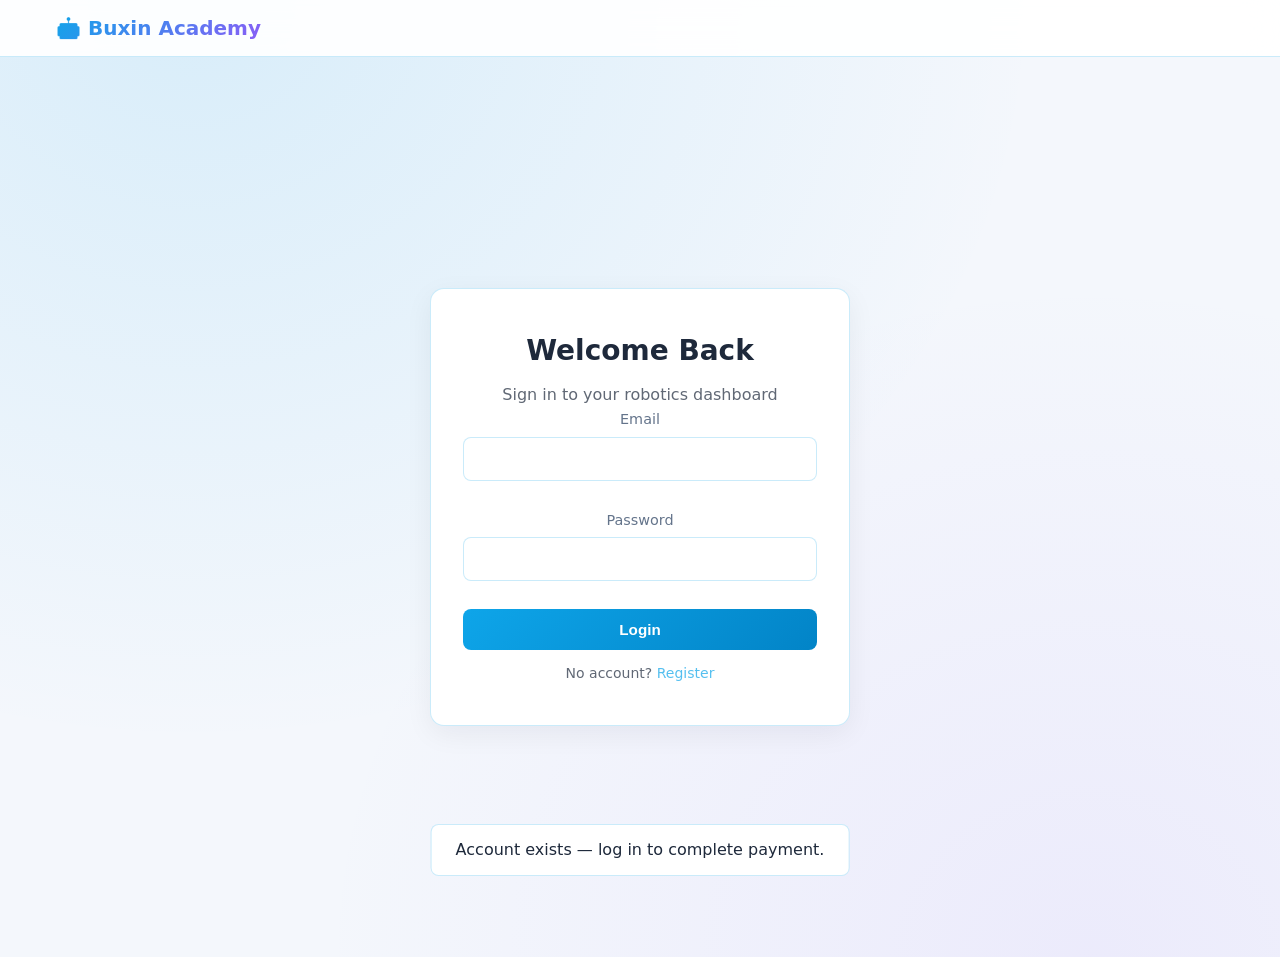
<file: payment.html>
<!DOCTYPE html>
<html lang="en" data-theme="light">
<head>
  <meta charset="UTF-8">
  <meta name="viewport" content="width=device-width, initial-scale=1.0">
  <title>Payment | Buxin Academy</title>
  <link rel="stylesheet" href="css/style.css">
  <link rel="stylesheet" href="css/responsive.css">
  <script src="js/config.js"></script>
</head>
<body data-page="payment">
  <nav class="navbar student-navbar">
    <div class="container navbar-inner">
      <a href="dashboard.html" class="logo">?? Buxin Academy</a>
      <div class="student-nav-wrap">
        <button type="button" id="student-nav-toggle" class="btn btn-sm btn-secondary student-nav-toggle" aria-expanded="false" aria-controls="student-nav-menu">Menu</button>
        <div id="student-nav-menu" class="student-nav-menu">
          <a href="community.html" data-nav="community">Community</a>
          <a href="payment.html" data-nav="payment">Payment</a>
          <a href="#" id="student-nav-logout">Logout</a>
        </div>
      </div>
    </div>
  </nav>
  <main class="container" style="padding:2rem 1rem;max-width:640px">
    <h1 id="payment-page-title">Complete Payment</h1>
    <div id="payment-renewal-notice" class="glass hidden" style="padding:1rem;margin-bottom:1rem;border-left:3px solid var(--accent)">
      <p class="text-sm"><strong>Your class month has ended.</strong> You are still registered — renew below with payment or a <strong>new coupon</strong> (each coupon works once for one period). After approval you continue from Day 1 again.</p>
    </div>
    <p id="class-type-label" class="opacity-70">Group Robotics Class</p>
    <p id="payment-course-label" class="text-sm opacity-70 hidden"></p>
    <p class="payment-amount" id="payment-amount">?</p>
    <p id="payment-original-amount" class="text-sm opacity-60 hidden" style="text-decoration:line-through"></p>
    <p id="payment-discount-note" class="text-sm hidden" style="color:var(--accent)"></p>

    <div id="coupon-block" class="glass mb-4" style="padding:1rem">
      <label class="text-sm" for="coupon-code"><strong>Have a coupon?</strong></label>
      <div class="flex gap-2 mt-2 flex-wrap" style="align-items:flex-end">
        <input type="text" id="coupon-code" class="input" placeholder="Enter code" style="flex:1;min-width:160px;margin:0;text-transform:uppercase" autocomplete="off">
        <button type="button" id="apply-coupon-btn" class="btn btn-secondary">Apply</button>
      </div>
      <p class="text-sm opacity-70 mt-1">One coupon = one class period (30 days group / 6 months individual). Not valid after your month ends unless you get a new code.</p>
      <p id="coupon-hint" class="text-sm opacity-70 mt-2 hidden"></p>
    </div>

    <p id="payment-intro" class="text-sm text-center opacity-70 mb-4">Choose how you want to pay</p>
    <section id="payment-free-notice" class="glass hidden" style="padding:1rem;margin-bottom:1rem;border-left:3px solid var(--success,#22c55e)">
      <p class="text-sm"><strong>This period is covered by your coupon.</strong> You can use classes now. When Day 1–30 (or your 6-month course) ends, come back here to pay or use a <strong>new</strong> coupon for the next period.</p>
    </section>

    <section id="payment-history" class="hidden">
      <div id="payment-history-list"></div>
    </section>

    <section id="payment-checkout">
      <form id="payment-form" class="glass" style="padding:1.5rem">
        <div id="payment-methods" class="payment-methods"></div>
        <div id="payment-details-panel" class="payment-details-panel hidden"></div>
        <div id="manual-receipt-block" class="hidden">
          <h3 class="mt-4 mb-2">Payment Instructions</h3>
          <ol class="text-sm opacity-70" style="padding-left:1.2rem;margin-bottom:1rem">
            <li>Send the exact amount shown above</li>
            <li>Take a screenshot of your confirmation</li>
            <li>Upload the receipt below</li>
            <li>Wait for admin approval (usually 24 hours)</li>
          </ol>
          <div class="form-group">
            <label>Upload Receipt (bank / transfer methods only)</label>
            <input type="file" id="receipt-file" accept="image/*" capture="environment">
            <img id="receipt-preview" class="hidden receipt-thumb mt-2" alt="Receipt preview">
          </div>
          <button type="submit" class="btn btn-primary btn-block">Submit receipt for approval</button>
        </div>
      </form>
    </section>
  </main>
  <script src="js/config.js"></script>
  <script src="js/app.js"></script>
  <script src="js/auth.js"></script>
  <script src="js/modempay.js"></script>
  <script src="js/paypal.js"></script>
  <script src="js/payments.js"></script>
</body>
</html>
</file>
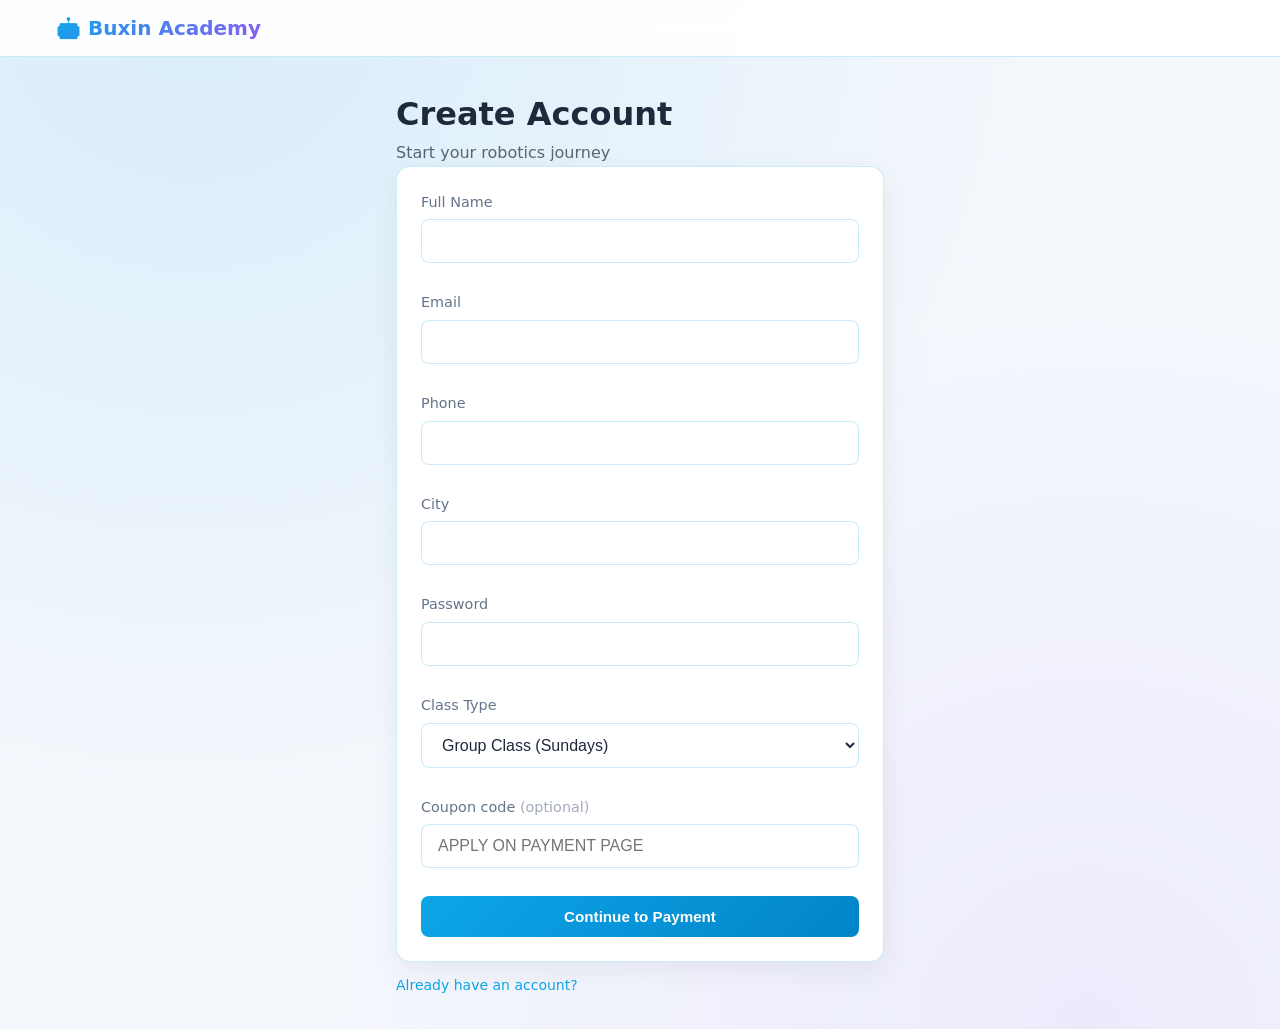
<file: register.html>
<!DOCTYPE html>
<html lang="en" data-theme="light">
<head>
  <meta charset="UTF-8">
  <meta name="viewport" content="width=device-width, initial-scale=1.0">
  <title>Register | Buxin Academy</title>
  <link rel="stylesheet" href="css/style.css">
  <link rel="stylesheet" href="css/responsive.css">
</head>
<body>
  <nav class="navbar"><div class="container"><a href="home.html" class="logo">🤖 Buxin Academy</a></div></nav>
  <main class="container" style="padding:2rem 1rem;max-width:520px">
    <h1>Create Account</h1>
    <p class="opacity-70 mb-4">Start your robotics journey</p>
    <form id="register-form" class="glass" style="padding:1.5rem">
      <div class="form-group"><label>Full Name</label><input type="text" id="full_name" required></div>
      <div class="form-group"><label>Email</label><input type="email" id="email" required></div>
      <div class="form-group"><label>Phone</label><input type="tel" id="phone" required></div>
      <div class="form-group"><label>City</label><input type="text" id="city" required></div>
      <div class="form-group"><label>Password</label><input type="password" id="password" required minlength="6"></div>
      <div class="form-group">
        <label>Class Type</label>
        <select id="class_type">
          <option value="group">Group Class (Sundays)</option>
          <option value="individual">Individual Mentorship (6 months)</option>
        </select>
      </div>
      <div class="form-group">
        <label>Coupon code <span class="opacity-60">(optional)</span></label>
        <input type="text" id="register-coupon" class="input" placeholder="Apply on payment page" style="text-transform:uppercase">
      </div>
      <div id="individual-course-wrap" class="form-group hidden">
        <label>6-month course track *</label>
        <select id="selected_course">
          <option value="">Loading courses…</option>
        </select>
      </div>
      <button type="submit" class="btn btn-primary btn-block">Continue to Payment</button>
    </form>
    <p class="mt-3 text-sm"><a href="login.html">Already have an account?</a></p>
  </main>
  <script src="js/config.js"></script>
  <script src="js/app.js"></script>
  <script src="js/auth.js"></script>
  <script src="js/courses.js"></script>
  <script>
    if (!localStorage.getItem('buxinev_country')) location.href = 'index.html';
    const classTypeEl = document.getElementById('class_type');
    const courseWrap = document.getElementById('individual-course-wrap');
    const courseSel = document.getElementById('selected_course');
    function syncCourseField() {
      const isIndividual = classTypeEl.value === 'individual';
      courseWrap.classList.toggle('hidden', !isIndividual);
      courseSel.required = isIndividual;
    }
    void Courses.load().then(() => Courses.fillSelect(courseSel));
    classTypeEl.addEventListener('change', syncCourseField);
    const params = new URLSearchParams(location.search);
    if (params.get('type')) classTypeEl.value = params.get('type');
    syncCourseField();
    document.getElementById('register-form').addEventListener('submit', async (e) => {
      e.preventDefault();
      const btn = e.target.querySelector('[type=submit]');
      btn.disabled = true;
      try {
        const type = classTypeEl.value;
        const payload = {
          full_name: document.getElementById('full_name').value,
          email: document.getElementById('email').value,
          phone: document.getElementById('phone').value,
          city: document.getElementById('city').value,
          password: document.getElementById('password').value,
          ...BuxinEV.getRegistrationCountry(),
          class_type: type,
        };
        if (type === 'individual') payload.selected_course = courseSel.value;
        const coupon = document.getElementById('register-coupon')?.value?.trim();
        if (coupon) sessionStorage.setItem('buxinev_coupon', coupon.toUpperCase());
        await Auth.register(payload);
        location.href = type === 'individual' ? 'individual-class.html?step=schedule' : `payment.html?type=${type}`;
      } catch (err) {
        BuxinEV.showToast(err.error || 'Registration failed', 'error');
      } finally { btn.disabled = false; }
    });
  </script>
</body>
</html>
</file>
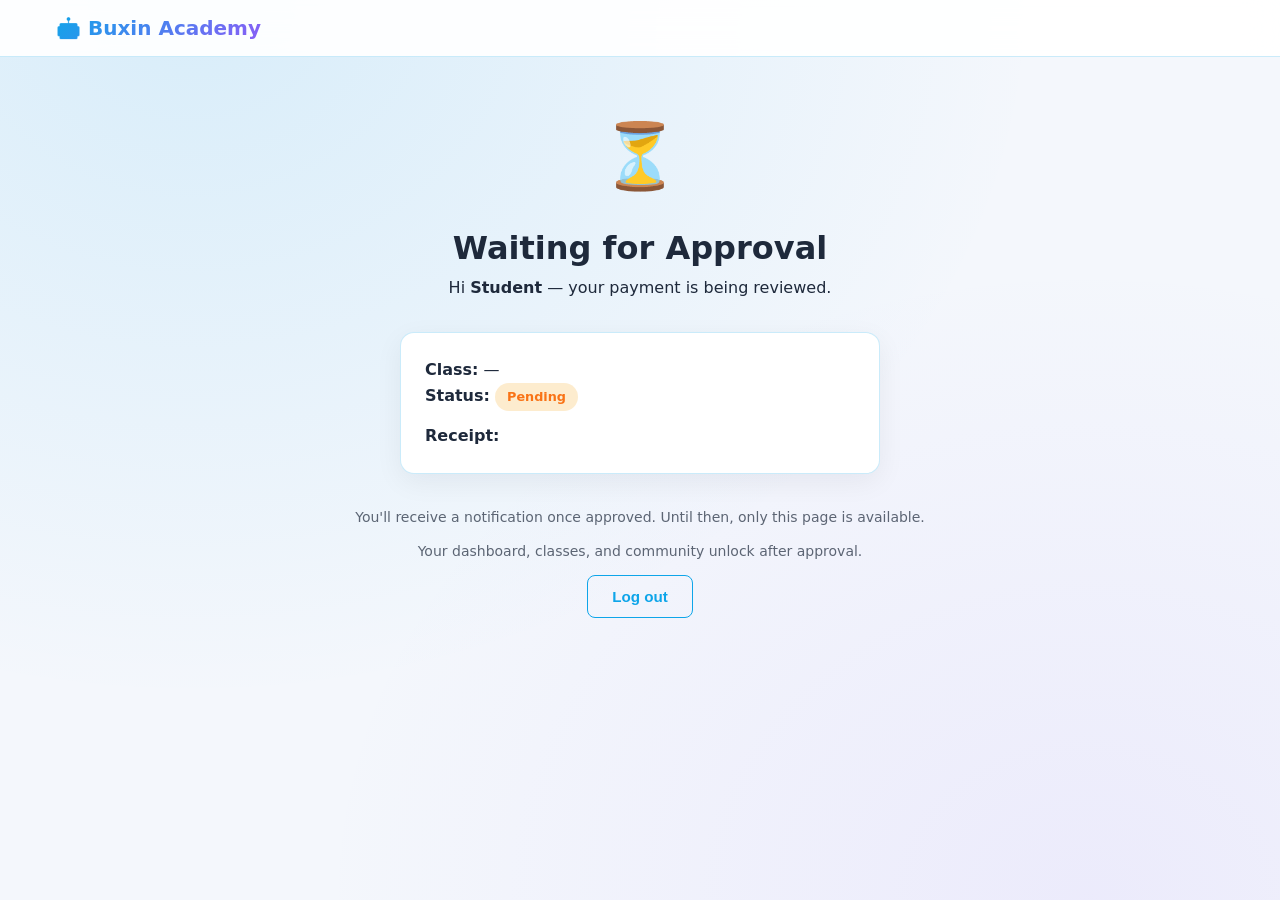
<file: waiting-approval.html>
<!DOCTYPE html>
<html lang="en" data-theme="light">
<head>
  <meta charset="UTF-8">
  <meta name="viewport" content="width=device-width, initial-scale=1.0">
  <title>Pending Approval | Buxin Academy</title>
  <link rel="stylesheet" href="css/style.css">
  <link rel="stylesheet" href="css/responsive.css">
  <script src="https://cdn.socket.io/4.7.5/socket.io.min.js" defer></script>
</head>
<body data-page="waiting">
  <nav class="navbar"><div class="container"><a href="waiting-approval.html" class="logo">🤖 Buxin Academy</a></div></nav>
  <main class="waiting-hero container">
    <div class="waiting-icon">⏳</div>
    <h1>Waiting for Approval</h1>
    <p>Hi <strong id="waiting-name">Student</strong> — your payment is being reviewed.</p>

    <div class="glass" style="padding:1.5rem;max-width:480px;margin:2rem auto;text-align:left">
      <p><strong>Class:</strong> <span id="waiting-class">—</span></p>
      <p><strong>Status:</strong> <span id="waiting-status" class="status-badge status-pending">pending</span></p>
      <p class="mt-3"><strong>Receipt:</strong></p>
      <img id="waiting-receipt" class="hidden receipt-thumb" alt="Your receipt" style="max-width:100%">
    </div>

    <p class="opacity-70 text-sm">You'll receive a notification once approved. Until then, only this page is available.</p>
    <p class="text-sm mt-3 opacity-70">Your dashboard, classes, and community unlock after approval.</p>
    <button type="button" id="waiting-logout" class="btn btn-secondary mt-3">Log out</button>
  </main>
  <script src="js/config.js"></script>
  <script src="js/app.js"></script>
  <script src="js/auth.js"></script>
  <script src="js/payments.js"></script>
  <script src="js/dashboard.js"></script>
  <script>
    document.getElementById('waiting-logout')?.addEventListener('click', () => Auth.logout());
  </script>
</body>
</html>
</file>
<file: css/style.css>
/* Buxin Academy — Core Styles (light, student-friendly default) */
:root,
[data-theme="light"],
body.light-mode {
  --bg: #f4f7fc;
  --bg-card: #ffffff;
  --text: #1e293b;
  --text-muted: #64748b;
  --primary: #0ea5e9;
  --primary-dark: #0284c7;
  --accent: #8b5cf6;
  --accent-2: #f97316;
  --border: rgba(14, 165, 233, 0.22);
  --glow: 0 8px 28px rgba(15, 23, 42, 0.06);
  --radius: 14px;
  --font: 'Segoe UI', system-ui, -apple-system, sans-serif;
}

[data-theme="dark"] {
  --bg: #0a0e1a;
  --bg-card: rgba(15, 23, 42, 0.92);
  --text: #e2e8f0;
  --text-muted: #94a3b8;
  --primary: #00d4aa;
  --primary-dark: #00a884;
  --accent: #7c3aed;
  --accent-2: #f59e0b;
  --border: rgba(0, 212, 170, 0.2);
  --glow: 0 0 30px rgba(0, 212, 170, 0.12);
}

*, *::before, *::after { box-sizing: border-box; margin: 0; padding: 0; }

html { scroll-behavior: smooth; }

body {
  font-family: var(--font);
  background: var(--bg);
  color: var(--text);
  line-height: 1.6;
  min-height: 100vh;
  background-image:
    radial-gradient(ellipse at 15% 0%, rgba(14, 165, 233, 0.12) 0%, transparent 55%),
    radial-gradient(ellipse at 85% 100%, rgba(139, 92, 246, 0.08) 0%, transparent 50%);
}
[data-theme="dark"] body {
  background-image:
    radial-gradient(ellipse at 20% 0%, rgba(0, 212, 170, 0.08) 0%, transparent 50%),
    radial-gradient(ellipse at 80% 100%, rgba(124, 58, 237, 0.06) 0%, transparent 50%);
}

img { max-width: 100%; height: auto; display: block; }
a { color: var(--primary); text-decoration: none; }
a:hover { color: var(--primary-dark); }

.container { width: 100%; max-width: 1200px; margin: 0 auto; padding: 0 1rem; }

/* Glass cards */
.glass {
  background: var(--bg-card);
  border: 1px solid var(--border);
  border-radius: var(--radius);
  backdrop-filter: blur(12px);
  box-shadow: var(--glow);
}

/* Buttons */
.btn {
  display: inline-flex;
  align-items: center;
  justify-content: center;
  gap: 0.5rem;
  padding: 0.75rem 1.5rem;
  border-radius: 8px;
  font-weight: 600;
  font-size: 0.95rem;
  border: none;
  cursor: pointer;
  transition: transform 0.2s, box-shadow 0.2s;
}
.btn:active { transform: scale(0.98); }
.btn-primary {
  background: linear-gradient(135deg, var(--primary), var(--primary-dark));
  color: #fff;
}
.btn-primary:hover { box-shadow: 0 6px 22px rgba(14, 165, 233, 0.35); }
[data-theme="dark"] .btn-primary { color: #0a0e1a; }
.btn-secondary {
  background: transparent;
  border: 1px solid var(--primary);
  color: var(--primary);
}
.btn-danger { background: #ef4444; color: #fff; }
.btn-sm { padding: 0.4rem 0.8rem; font-size: 0.85rem; }
.btn-lg { padding: 1rem 2rem; font-size: 1.05rem; }
.btn-block { width: 100%; }

/* Inputs */
.input, input[type="text"], input[type="email"], input[type="password"],
input[type="tel"], input[type="datetime-local"], select, textarea {
  width: 100%;
  padding: 0.75rem 1rem;
  border: 1px solid var(--border);
  border-radius: 8px;
  background: #fff;
  color: var(--text);
  font-size: 1rem;
  margin-bottom: 0.75rem;
}
[data-theme="dark"] .input,
[data-theme="dark"] input,
[data-theme="dark"] select,
[data-theme="dark"] textarea {
  background: rgba(0, 0, 0, 0.25);
}
.input:focus, input:focus, select:focus, textarea:focus {
  outline: none;
  border-color: var(--primary);
  box-shadow: 0 0 0 3px rgba(0, 212, 170, 0.2);
}
label { display: block; margin-bottom: 0.35rem; font-size: 0.9rem; color: var(--text-muted); }
.form-group { margin-bottom: 1rem; }

/* Navbar */
.navbar {
  position: sticky;
  top: 0;
  z-index: 100;
  background: rgba(255, 255, 255, 0.92);
  backdrop-filter: blur(16px);
  border-bottom: 1px solid var(--border);
  padding: 0.75rem 0;
}
[data-theme="dark"] .navbar { background: rgba(10, 14, 26, 0.9); }
.navbar .container,
.navbar .navbar-inner { display: flex; align-items: center; justify-content: space-between; gap: 0.75rem; }

.student-nav-wrap { position: relative; }
.student-nav-toggle { min-width: 5rem; }
.student-nav-menu {
  display: none;
  position: absolute;
  right: 0;
  top: calc(100% + 0.35rem);
  min-width: 11rem;
  background: var(--bg-card);
  border: 1px solid var(--border);
  border-radius: var(--radius);
  box-shadow: 0 8px 24px rgba(0, 0, 0, 0.35);
  z-index: 200;
  padding: 0.35rem 0;
}
.student-nav-menu.open { display: block; }
.student-nav-menu a {
  display: block;
  padding: 0.65rem 1rem;
  color: var(--text);
  text-decoration: none;
  font-size: 0.95rem;
}
.student-nav-menu a:hover,
.student-nav-menu a.active { background: rgba(0, 212, 170, 0.12); color: var(--accent); }

#post-form.is-submitting [type=submit] { cursor: wait; opacity: 0.9; }
.post-upload-status {
  font-size: 0.85rem;
  color: var(--accent);
  margin: 0.5rem 0 0;
}
.post-upload-status.hidden { display: none; }
.post-card.post-syncing { opacity: 0.98; }
.post-card.post-syncing .sync-pill {
  display: inline-block;
  margin-left: 0.35rem;
  padding: 0.1rem 0.45rem;
  font-size: 0.7rem;
  border-radius: 999px;
  background: rgba(14, 165, 233, 0.15);
  color: var(--primary-dark);
  vertical-align: middle;
}
.like-btn { transition: transform 0.15s ease; }
.like-btn.liked { transform: scale(1.05); }
.like-btn:active { transform: scale(0.95); }
.post-card.post-pending { opacity: 0.92; border-style: dashed; }
.post-card.post-pending .pending-label {
  font-size: 0.75rem;
  color: var(--accent);
  margin-bottom: 0.35rem;
}

.comment-section .btn-primary { flex-shrink: 0; min-width: 4.5rem; }
.logo {
  font-size: 1.25rem;
  font-weight: 800;
  background: linear-gradient(135deg, var(--primary), var(--accent));
  -webkit-background-clip: text;
  -webkit-text-fill-color: transparent;
  background-clip: text;
}
.nav-links { display: none; gap: 1.5rem; align-items: center; }
.nav-links a { color: var(--text-muted); font-weight: 500; }
.nav-links a:hover { color: var(--primary); }
.nav-actions { display: flex; gap: 0.5rem; align-items: center; }
#menu-toggle {
  background: none; border: none; color: var(--text);
  font-size: 1.5rem; cursor: pointer; padding: 0.25rem;
}
#mobile-nav {
  display: none;
  flex-direction: column;
  gap: 0.75rem;
  padding: 1rem;
  border-top: 1px solid var(--border);
}
#mobile-nav.open { display: flex; }
#mobile-nav a { padding: 0.5rem 0; color: var(--text); }

/* Hero */
.hero {
  padding: 3rem 0 4rem;
  text-align: center;
  position: relative;
  overflow: hidden;
}
.hero-badge {
  display: inline-block;
  padding: 0.35rem 1rem;
  border-radius: 999px;
  background: rgba(0, 212, 170, 0.15);
  color: var(--primary);
  font-size: 0.85rem;
  font-weight: 600;
  margin-bottom: 1rem;
}
.hero h1 {
  font-size: clamp(2rem, 6vw, 3.5rem);
  font-weight: 800;
  line-height: 1.15;
  margin-bottom: 1rem;
}
.hero h1 span { color: var(--primary); }
.hero p { color: var(--text-muted); max-width: 600px; margin: 0 auto 2rem; font-size: 1.1rem; }
.hero-cta { display: flex; flex-wrap: wrap; gap: 1rem; justify-content: center; }
.hero-grid {
  display: grid;
  gap: 2rem;
  align-items: center;
}
@media (min-width: 768px) {
  .hero-grid { grid-template-columns: 1fr 1fr; text-align: left; }
  .hero-grid .hero-cta { justify-content: flex-start; }
  .hero-grid p { margin-left: 0; }
}

.robot-visual {
  width: 100%;
  max-width: 400px;
  margin: 0 auto;
  aspect-ratio: 1;
  background: linear-gradient(135deg, rgba(0,212,170,0.1), rgba(124,58,237,0.1));
  border-radius: 50%;
  display: flex;
  align-items: center;
  justify-content: center;
  font-size: 8rem;
  border: 2px solid var(--border);
  animation: float 4s ease-in-out infinite;
}
@keyframes float {
  0%, 100% { transform: translateY(0); }
  50% { transform: translateY(-12px); }
}

/* Sections */
section { padding: 3rem 0; }
.section-title {
  text-align: center;
  font-size: clamp(1.5rem, 4vw, 2.25rem);
  margin-bottom: 0.5rem;
}
.section-sub { text-align: center; color: var(--text-muted); margin-bottom: 2.5rem; }

/* Pricing */
.pricing-grid {
  display: grid;
  gap: 1.5rem;
  grid-template-columns: 1fr;
}
@media (min-width: 640px) { .pricing-grid { grid-template-columns: repeat(2, 1fr); } }
.pricing-card {
  padding: 2rem;
  position: relative;
  transition: transform 0.3s;
}
.pricing-card:hover { transform: translateY(-4px); }
.pricing-card.featured {
  border-color: var(--primary);
  box-shadow: 0 0 40px rgba(0, 212, 170, 0.2);
}
.pricing-card .price {
  font-size: 2.5rem;
  font-weight: 800;
  color: var(--primary);
  margin: 1rem 0;
}
.pricing-card ul { list-style: none; margin: 1.5rem 0; }
.pricing-card li { padding: 0.4rem 0; color: var(--text-muted); }
.pricing-card li::before { content: '✓ '; color: var(--primary); }

/* Features */
.features-grid {
  display: grid;
  gap: 1.25rem;
  grid-template-columns: 1fr;
}
@media (min-width: 640px) { .features-grid { grid-template-columns: repeat(2, 1fr); } }
@media (min-width: 1024px) { .features-grid { grid-template-columns: repeat(3, 1fr); } }
.feature-card { padding: 1.5rem; }
.feature-icon { font-size: 2rem; margin-bottom: 0.75rem; }

/* Testimonials & FAQ */
.testimonial-card { padding: 1.5rem; margin-bottom: 1rem; }
.testimonial-card .stars { color: var(--accent-2); margin-bottom: 0.5rem; }
.faq-item { margin-bottom: 0.75rem; }
.faq-item summary {
  padding: 1rem;
  cursor: pointer;
  font-weight: 600;
  list-style: none;
  background: var(--bg-card);
  border: 1px solid var(--border);
  border-radius: var(--radius);
}
.faq-item summary::-webkit-details-marker { display: none; }
.faq-item p { padding: 1rem; color: var(--text-muted); }

/* Footer */
.footer {
  padding: 2rem 0;
  border-top: 1px solid var(--border);
  text-align: center;
  color: var(--text-muted);
  font-size: 0.9rem;
}
.footer-links { display: flex; flex-wrap: wrap; gap: 1rem; justify-content: center; margin-bottom: 1rem; }

/* Country gate */
.country-gate {
  min-height: 100vh;
  display: flex;
  align-items: center;
  justify-content: center;
  padding: 2rem 1rem;
}
.country-card {
  width: 100%;
  max-width: 440px;
  padding: 2.5rem 2rem;
  text-align: center;
}
.country-card h1 { font-size: 1.75rem; margin-bottom: 0.5rem; }
.country-select-wrap { position: relative; margin: 2rem 0; }
.country-select {
  width: 100%;
  padding: 1rem 1rem 1rem 3rem;
  font-size: 1.1rem;
  appearance: none;
  cursor: pointer;
}
.country-flag-display {
  position: absolute;
  left: 1rem;
  top: 50%;
  transform: translateY(-50%);
  font-size: 1.5rem;
  pointer-events: none;
}
.country-other-wrap.hidden { display: none; }

/* Welcome page image slider */
.welcome-slider {
  margin: 1rem 0;
  position: relative;
}
.welcome-slider-track {
  position: relative;
  width: 100%;
  height: 120px;
  border-radius: var(--radius);
  overflow: hidden;
  border: 1px solid var(--border);
}
.welcome-slide {
  position: absolute;
  inset: 0;
  width: 100%;
  height: 100%;
  object-fit: cover;
  opacity: 0;
  transition: opacity 0.5s ease;
}
.welcome-slide.active { opacity: 1; }
.welcome-slider-dots {
  display: flex;
  justify-content: center;
  gap: 0.5rem;
  margin-top: 0.65rem;
}
.welcome-slider-dot {
  width: 8px;
  height: 8px;
  border-radius: 50%;
  border: none;
  padding: 0;
  background: var(--border);
  cursor: pointer;
  transition: background 0.2s, transform 0.2s;
}
.welcome-slider-dot.active {
  background: var(--primary);
  transform: scale(1.15);
}

.site-settings-block {
  padding: 1.5rem;
  max-width: 640px;
  margin-bottom: 1.5rem;
}
.welcome-slides-admin {
  display: flex;
  flex-direction: column;
  gap: 0.75rem;
}
.welcome-slide-admin-row {
  display: flex;
  align-items: center;
  gap: 0.75rem;
  padding: 0.5rem 0;
  border-bottom: 1px solid var(--border);
}
.welcome-slide-admin-thumb {
  width: 120px;
  height: 48px;
  object-fit: cover;
  border-radius: var(--radius);
  border: 1px solid var(--border);
}
.pay-option--paypal {
  border-color: rgba(0, 112, 186, 0.35);
}
.pay-option--paypal.pay-option--active {
  border-color: #0070ba;
  box-shadow: 0 0 0 1px #0070ba;
}
.paypal-buttons-wrap {
  margin: 1rem 0;
  padding: 1rem;
  border: 1px solid var(--border);
  border-radius: var(--radius);
  background: var(--bg-card);
}
.status-hidden { color: var(--text-muted); font-weight: 600; }
.country-other-wrap label { display: block; }

/* Dashboard layout */
.dashboard-layout {
  display: grid;
  gap: 1.5rem;
  padding: 1.5rem 0 3rem;
}
@media (min-width: 768px) {
  .dashboard-layout { grid-template-columns: 260px 1fr; }
}
.sidebar {
  padding: 1.5rem;
  height: fit-content;
  position: sticky;
  top: 80px;
}
.sidebar-nav { list-style: none; }
.sidebar-nav li { margin-bottom: 0.25rem; }
.sidebar-nav a {
  display: block;
  padding: 0.6rem 0.75rem;
  border-radius: 8px;
  color: var(--text-muted);
}
.sidebar-nav a:hover, .sidebar-nav a.active {
  background: rgba(0, 212, 170, 0.1);
  color: var(--primary);
}
.dashboard-main { display: grid; gap: 1.25rem; }
.stat-grid {
  display: grid;
  grid-template-columns: repeat(2, 1fr);
  gap: 1rem;
}
@media (min-width: 640px) { .stat-grid { grid-template-columns: repeat(4, 1fr); } }
.stat-card { padding: 1.25rem; text-align: center; }
.stat-card .num { font-size: 2rem; font-weight: 800; color: var(--primary); }

/* Payment */
.payment-methods {
  display: grid;
  gap: 0.75rem;
  grid-template-columns: repeat(auto-fill, minmax(140px, 1fr));
  margin: 1.5rem 0;
}
.payment-method-card {
  display: flex;
  flex-direction: column;
  align-items: center;
  gap: 0.5rem;
  padding: 1rem;
  border: 1px solid var(--border);
  border-radius: var(--radius);
  cursor: pointer;
  transition: border-color 0.2s;
}
.payment-method-card:has(input:checked) {
  border-color: var(--primary);
  background: rgba(0, 212, 170, 0.08);
}
.payment-method-card input { display: none; }
button.payment-method-card.instant-pay-btn {
  width: 100%;
  font: inherit;
  color: inherit;
  background: var(--card);
}
button.payment-method-card.instant-pay-btn:hover {
  border-color: var(--primary);
  background: rgba(0, 212, 170, 0.08);
}
.instant-methods { margin-bottom: 1rem; }

/* Three-tier payment options (Gambia) */
.payment-methods--tiers {
  display: block;
  grid-template-columns: unset;
  margin: 1rem 0;
}
.pay-options-intro {
  text-align: center;
  font-size: 0.9rem;
  opacity: 0.75;
  margin-bottom: 1rem;
}
.pay-options {
  display: flex;
  flex-direction: column;
  gap: 0.85rem;
}
.pay-option {
  display: flex;
  flex-direction: column;
  align-items: flex-start;
  gap: 0.35rem;
  width: 100%;
  padding: 1.1rem 1.15rem;
  text-align: left;
  border: 1px solid var(--border);
  border-radius: var(--radius);
  background: var(--card);
  color: inherit;
  font: inherit;
  cursor: pointer;
  transition: border-color 0.2s, box-shadow 0.2s, background 0.2s;
}
.pay-option:hover {
  border-color: var(--primary);
  background: rgba(0, 212, 170, 0.06);
}
.pay-option--active {
  border-color: var(--primary);
  box-shadow: 0 0 0 1px var(--primary);
  background: rgba(0, 212, 170, 0.1);
}
.pay-option--wallet {
  border-color: rgba(0, 212, 170, 0.35);
}
.pay-option-badges {
  display: flex;
  flex-wrap: wrap;
  gap: 0.4rem;
  margin-bottom: 0.15rem;
}
.pay-badge {
  font-size: 0.7rem;
  font-weight: 700;
  text-transform: uppercase;
  letter-spacing: 0.03em;
  padding: 0.2rem 0.55rem;
  border-radius: 999px;
  background: rgba(0, 212, 170, 0.15);
  color: var(--primary);
  border: 1px solid rgba(0, 212, 170, 0.25);
}
.pay-option-icon {
  font-size: 1.5rem;
  line-height: 1;
}
.pay-option-title {
  font-size: 1.05rem;
  font-weight: 700;
}
.pay-option-desc {
  font-size: 0.82rem;
  opacity: 0.72;
  line-height: 1.4;
}
.pay-option-cta {
  font-size: 0.8rem;
  font-weight: 600;
  color: var(--primary);
  margin-top: 0.25rem;
}
.payment-details-panel {
  margin: 1rem 0;
  padding: 1rem 1.1rem;
  border-radius: var(--radius);
  border: 1px solid var(--border);
  background: rgba(0, 0, 0, 0.2);
}
[data-theme="light"] .payment-details-panel {
  background: rgba(0, 0, 0, 0.03);
}
.pay-details-title {
  font-size: 0.85rem;
  font-weight: 700;
  color: var(--primary);
  margin: 0 0 0.75rem;
  text-transform: uppercase;
  letter-spacing: 0.04em;
}
.pay-detail-row {
  display: grid;
  grid-template-columns: minmax(7rem, 38%) 1fr;
  gap: 0.5rem 1rem;
  padding: 0.45rem 0;
  border-bottom: 1px solid var(--border);
  font-size: 0.88rem;
}
.pay-detail-row:last-child { border-bottom: none; }
.pay-detail-key { opacity: 0.65; }
.pay-detail-val { font-weight: 600; word-break: break-word; }

.payment-amount {
  font-size: 2.5rem;
  font-weight: 800;
  color: var(--primary);
  text-align: center;
  margin: 1rem 0;
}
.receipt-thumb { max-width: 120px; max-height: 100px; object-fit: cover; border-radius: 8px; border: 1px solid var(--border); }
.post-image-preview { max-width: 100%; max-height: 200px; object-fit: cover; border-radius: 8px; border: 1px solid var(--border); }
.receipt-link { display: inline-block; }
.class-badge { display: inline-block; padding: 0.2rem 0.6rem; border-radius: 999px; font-size: 0.75rem; font-weight: 700; }
.group-badge { background: rgba(0, 212, 170, 0.2); color: var(--primary); }
.individual-badge { background: rgba(124, 58, 237, 0.25); color: #a78bfa; }
#receipt-preview { max-width: 200px; margin: 1rem auto; border-radius: 8px; }

/* Community */
.post-card { padding: 1.25rem; margin-bottom: 1rem; }
.post-card.pinned { border-color: var(--accent-2); }
.post-header { display: flex; gap: 0.75rem; align-items: center; margin-bottom: 0.75rem; }
.avatar-sm {
  width: 40px; height: 40px;
  border-radius: 50%;
  background: var(--primary);
  color: #0a0e1a;
  display: flex; align-items: center; justify-content: center;
  font-weight: 700;
}
.post-image { border-radius: 8px; margin: 0; max-height: 280px; object-fit: cover; width: 100%; height: 100%; display: block; }
.post-images-grid {
  display: grid;
  grid-template-columns: repeat(auto-fill, minmax(140px, 1fr));
  gap: 0.5rem;
  margin: 0.75rem 0;
}
.post-images-preview.post-images-grid { margin-top: 0.5rem; }
.post-image-cell {
  position: relative;
  border-radius: 10px;
  overflow: hidden;
  border: 1px solid var(--border);
  aspect-ratio: 1;
  background: rgba(0, 0, 0, 0.04);
}
.post-image-cell--preview { aspect-ratio: 4/3; }
.media-spinner {
  position: absolute;
  top: 8px;
  right: 8px;
  width: 22px;
  height: 22px;
  border: 2px solid rgba(255, 255, 255, 0.9);
  border-top-color: var(--primary);
  border-radius: 50%;
  animation: media-spin 0.7s linear infinite;
  box-shadow: 0 1px 4px rgba(0, 0, 0, 0.15);
  pointer-events: none;
}
.media-spinner--sm {
  position: static;
  display: inline-block;
  width: 14px;
  height: 14px;
  margin-left: 0.35rem;
  vertical-align: middle;
  border-width: 2px;
  box-shadow: none;
}
@keyframes media-spin { to { transform: rotate(360deg); } }
.comment-item__head {
  display: flex;
  flex-wrap: wrap;
  align-items: center;
  gap: 0.35rem 0.5rem;
  margin-bottom: 0.25rem;
}
.comment-item.comment-pending { opacity: 0.95; }
.post-video-wrap {
  position: relative;
  width: 100%;
  padding-bottom: 56.25%;
  margin: 0.75rem 0;
  border-radius: 8px;
  overflow: hidden;
  background: #000;
}
.post-video-wrap iframe {
  position: absolute;
  inset: 0;
  width: 100%;
  height: 100%;
  border: 0;
}
.post-video-preview { margin-top: 0.75rem; }
.post-content a { color: var(--accent); word-break: break-all; }
.subscription-warning { color: #f59e0b; }
.subscription-card {
  margin-top: 1rem;
  padding: 1rem;
  border-radius: 8px;
  border: 1px solid var(--border);
  background: rgba(0, 0, 0, 0.15);
}
.subscription-card--warning {
  border-color: #f59e0b;
  background: rgba(245, 158, 11, 0.08);
}
.subscription-card__title {
  font-size: 0.85rem;
  text-transform: uppercase;
  letter-spacing: 0.04em;
  opacity: 0.75;
  margin-bottom: 0.35rem;
}
.subscription-card__day {
  font-size: 1.35rem;
  font-weight: 700;
  margin: 0 0 0.65rem;
}
.subscription-progress {
  height: 8px;
  border-radius: 4px;
  background: var(--border);
  overflow: hidden;
  margin-bottom: 0.65rem;
}
.subscription-progress__fill {
  height: 100%;
  width: 0;
  border-radius: 4px;
  background: linear-gradient(90deg, var(--accent), #22d3ee);
  transition: width 0.35s ease;
}
.class-period-panel {
  border: 1px solid var(--border);
  background: linear-gradient(135deg, rgba(14, 165, 233, 0.08), rgba(139, 92, 246, 0.06));
}
.class-period-panel__row {
  display: flex;
  flex-wrap: wrap;
  align-items: center;
  justify-content: space-between;
  gap: 1rem;
}
.class-period-panel__title {
  font-size: 1.15rem;
  margin-bottom: 0.35rem;
}
.subscription-card--warning .subscription-progress__fill {
  background: linear-gradient(90deg, #f59e0b, #ef4444);
}
.subscription-card__warning {
  color: #fbbf24;
  font-size: 0.9rem;
  margin-top: 0.5rem;
  line-height: 1.45;
}
.post-footer { display: flex; gap: 1rem; margin-top: 0.75rem; padding-top: 0.75rem; border-top: 1px solid var(--border); }
.like-btn { background: none; border: none; cursor: pointer; color: var(--text-muted); font-size: 0.95rem; }
.like-btn.liked { color: #ef4444; }
.admin-badge { font-size: 0.7rem; background: var(--accent); color: #fff; padding: 0.1rem 0.4rem; border-radius: 4px; margin-left: 0.25rem; }
.class-join-actions .btn-block { width: 100%; text-align: center; margin-top: 0.5rem; }
.comment-item { padding: 0.5rem 0; border-top: 1px solid var(--border); }
.comment-item p { margin: 0.25rem 0 0; }
.comment-section { display: flex; gap: 0.5rem; margin-top: 0.75rem; }
.comment-section .input { margin: 0; flex: 1; }
.pin-badge, .announce-badge, .live-badge {
  display: inline-block;
  font-size: 0.75rem;
  padding: 0.2rem 0.6rem;
  border-radius: 999px;
  margin-bottom: 0.5rem;
}
.pin-badge { background: rgba(245, 158, 11, 0.2); color: var(--accent-2); }
.live-badge { background: rgba(239, 68, 68, 0.2); color: #ef4444; }
.live-badge--soon { background: rgba(14, 165, 233, 0.15); color: var(--primary-dark); }
.class-card--soon { border: 1px dashed var(--border); }
.soon-alert { color: var(--accent-2); font-weight: 700; animation: pulse 1.5s infinite; }
@keyframes pulse { 0%, 100% { opacity: 1; } 50% { opacity: 0.6; } }

/* Status badges */
.status-badge {
  display: inline-block;
  padding: 0.25rem 0.75rem;
  border-radius: 999px;
  font-size: 0.8rem;
  font-weight: 600;
  text-transform: capitalize;
}
.status-pending { background: rgba(245, 158, 11, 0.2); color: var(--accent-2); }
.status-approved, .status-active { background: rgba(0, 212, 170, 0.2); color: var(--primary); }
.status-rejected { background: rgba(239, 68, 68, 0.2); color: #ef4444; }

/* Admin tables */
.table-wrap { overflow-x: auto; }
table { width: 100%; border-collapse: collapse; font-size: 0.9rem; }
th, td { padding: 0.75rem; text-align: left; border-bottom: 1px solid var(--border); }
th { color: var(--text-muted); font-weight: 600; }
.admin-tabs { display: flex; flex-wrap: wrap; gap: 0.5rem; margin-bottom: 1.5rem; }
.admin-tabs button {
  padding: 0.5rem 1rem;
  border: 1px solid var(--border);
  background: transparent;
  color: var(--text-muted);
  border-radius: 8px;
  cursor: pointer;
}
.admin-tabs button.active {
  background: var(--primary);
  color: #0a0e1a;
  border-color: var(--primary);
}

/* Schedule slots (individual class — IST) */
.schedule-rules {
  padding: 1rem;
  border-radius: 8px;
  border: 1px solid var(--border);
  background: rgba(0, 212, 170, 0.06);
}
.schedule-rules__list { margin: 0.5rem 0 0; padding-left: 1.2rem; }
.schedule-rules__tz { margin: 0; }
.schedule-slots-by-day { display: flex; flex-direction: column; gap: 1.25rem; }
.schedule-day-group { border-bottom: 1px solid var(--border); padding-bottom: 1rem; }
.schedule-day-group:last-child { border-bottom: 0; padding-bottom: 0; }
.schedule-day-title { font-size: 1rem; margin: 0 0 0.65rem; color: var(--accent); }
.schedule-slots-grid {
  display: grid;
  gap: 0.5rem;
  grid-template-columns: repeat(auto-fill, minmax(160px, 1fr));
}
.schedule-slot {
  padding: 0.75rem;
  text-align: center;
  cursor: pointer;
  display: block;
}
.schedule-slot input { display: none; }
.schedule-slot:has(input:checked) { border-color: var(--primary); background: rgba(0,212,170,0.12); }
.slot-time { font-size: 0.85rem; line-height: 1.35; }
.schedule-hint--ok { color: var(--accent); }

/* Waiting page */
.waiting-hero {
  text-align: center;
  padding: 3rem 1rem;
}
.waiting-icon { font-size: 4rem; margin-bottom: 1rem; animation: float 3s ease-in-out infinite; }

/* Toast */
.toast {
  position: fixed;
  bottom: 1.5rem;
  left: 50%;
  transform: translateX(-50%) translateY(100px);
  padding: 0.75rem 1.5rem;
  border-radius: 8px;
  background: var(--bg-card);
  border: 1px solid var(--border);
  z-index: 9999;
  opacity: 0;
  transition: transform 0.3s, opacity 0.3s;
  max-width: 90vw;
  text-align: center;
}
.toast.show { transform: translateX(-50%) translateY(0); opacity: 1; }
.toast-success { border-color: var(--primary); }
.toast-error { border-color: #ef4444; }

.hidden { display: none !important; }
.loading-pulse { animation: pulse 1.5s infinite; text-align: center; padding: 2rem; }
.error-text { color: #ef4444; text-align: center; }
.empty-state { padding: 2rem; text-align: center; }

/* Simplified home */
.home-simple .home-main {
  padding: 2rem 1rem 1rem;
  min-height: calc(100vh - 200px);
  display: flex;
  flex-direction: column;
  align-items: center;
  justify-content: center;
}
.home-country-line { text-align: center; margin-bottom: 0.5rem; }
.home-pricing-title { margin-bottom: 1.5rem; }
.home-pricing-grid {
  width: 100%;
  max-width: 720px;
}
.home-pricing-grid--single {
  width: 100%;
  max-width: 800px;
  margin: 0 auto;
}
.home-pricing-grid--single .home-class-card {
  padding: 2.5rem 2rem;
}
.home-community-tagline {
  font-size: 1.1rem;
  font-weight: 600;
  color: var(--text);
  margin: 0.25rem 0 0;
}
.home-class-card {
  text-align: center;
  padding: 2rem 1.5rem;
}
.home-class-card h2 { font-size: 1.35rem; margin-bottom: 0.25rem; }
.home-card-note { color: var(--text-muted); font-size: 0.9rem; margin-bottom: 0.75rem; }
.home-class-card .price { margin: 0.5rem 0 1.25rem; }
.home-faq { padding: 2rem 0 3rem; }
.footer-minimal { padding: 1.25rem 0; }
.footer-minimal .footer-links { display: none; }
.text-sm { font-size: 0.875rem; }
.opacity-60 { opacity: 0.6; }
.opacity-70 { opacity: 0.7; }
.mt-2 { margin-top: 0.5rem; }
.mt-3 { margin-top: 0.75rem; }
.flex { display: flex; }
.gap-2 { gap: 0.5rem; }
.flex-wrap { flex-wrap: wrap; }

/* Modal */
.modal-backdrop {
  position: fixed;
  inset: 0;
  z-index: 1000;
  background: rgba(0, 0, 0, 0.65);
  display: flex;
  align-items: flex-start;
  justify-content: center;
  padding: 2rem 1rem;
  overflow-y: auto;
}
.modal-panel {
  width: 100%;
  max-width: 440px;
  padding: 1.25rem;
  margin: auto;
}
.modal-head {
  display: flex;
  align-items: center;
  justify-content: space-between;
  gap: 1rem;
  margin-bottom: 1rem;
}
.modal-head h3 { font-size: 1.1rem; }
.modal-body .form-group:last-of-type { margin-bottom: 0.5rem; }
.student-detail-row { margin-bottom: 0.65rem; }
.student-detail-row dt { color: var(--text-muted); font-size: 0.8rem; margin-bottom: 0.15rem; }
.student-detail-row dd { margin: 0; word-break: break-word; }
</file>
<file: css/responsive.css>
/* Buxin Academy — Responsive */

@media (min-width: 768px) {
  .nav-links { display: flex; }
  #menu-toggle { display: none; }
  #mobile-nav { display: none !important; }

  .sidebar-nav--desktop { display: block !important; }

  .student-nav-toggle { display: none; }
  .student-nav-menu {
    display: flex !important;
    position: static;
    flex-direction: row;
    gap: 0.25rem;
    min-width: 0;
    padding: 0;
    border: none;
    box-shadow: none;
    background: transparent;
  }
  .student-nav-menu a {
    padding: 0.4rem 0.75rem;
    border-radius: var(--radius);
  }
}

@media (max-width: 767px) {
  .hero { padding: 2rem 0 3rem; }
  .pricing-card { padding: 1.5rem; }
  .dashboard-layout { grid-template-columns: 1fr; }
  .sidebar {
    position: static;
    display: flex;
    overflow-x: auto;
    padding: 1rem;
  }
  .sidebar-nav--desktop { display: none !important; }
  .nav-actions { display: flex; align-items: center; gap: 0.5rem; }
  .student-navbar .logout-btn-desktop { display: none; }

  /* Responsive tables */
  table thead { display: none; }
  table tr {
    display: block;
    margin-bottom: 1rem;
    padding: 1rem;
    background: var(--bg-card);
    border: 1px solid var(--border);
    border-radius: var(--radius);
  }
  table td {
    display: flex;
    justify-content: space-between;
    padding: 0.4rem 0;
    border: none;
  }
  table td::before {
    content: attr(data-label);
    font-weight: 600;
    color: var(--text-muted);
    margin-right: 1rem;
  }

  .admin-tabs { overflow-x: auto; flex-wrap: nowrap; }
  .stat-grid { grid-template-columns: repeat(2, 1fr); }
  .payment-methods:not(.payment-methods--tiers) { grid-template-columns: 1fr 1fr; }
  .hero-cta .btn { width: 100%; }
}

@media (max-width: 380px) {
  .logo { font-size: 1rem; }
  .btn { padding: 0.65rem 1rem; font-size: 0.9rem; }
}

/* Reduced motion */
@media (prefers-reduced-motion: reduce) {
  *, *::before, *::after {
    animation-duration: 0.01ms !important;
    transition-duration: 0.01ms !important;
  }
}

/* Low bandwidth: lazy load hint */
img[loading="lazy"] { content-visibility: auto; }
</file>
